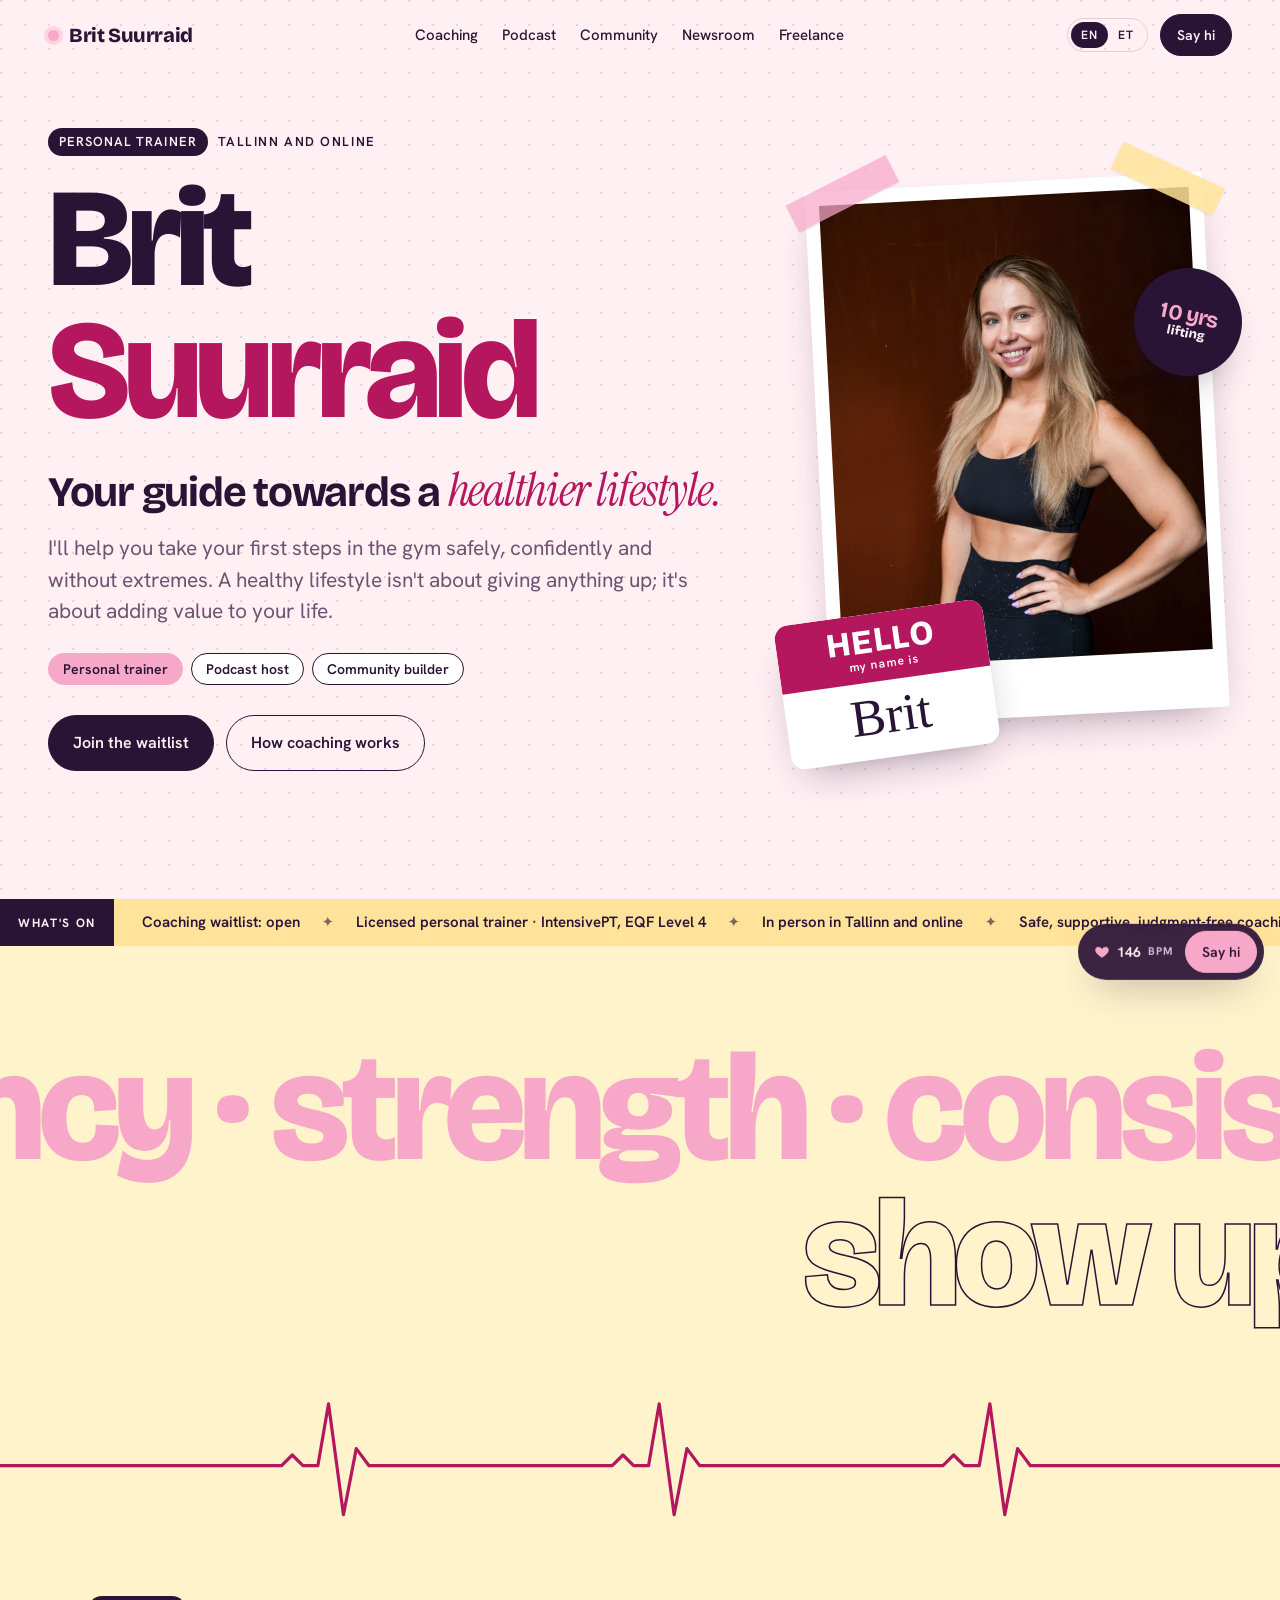
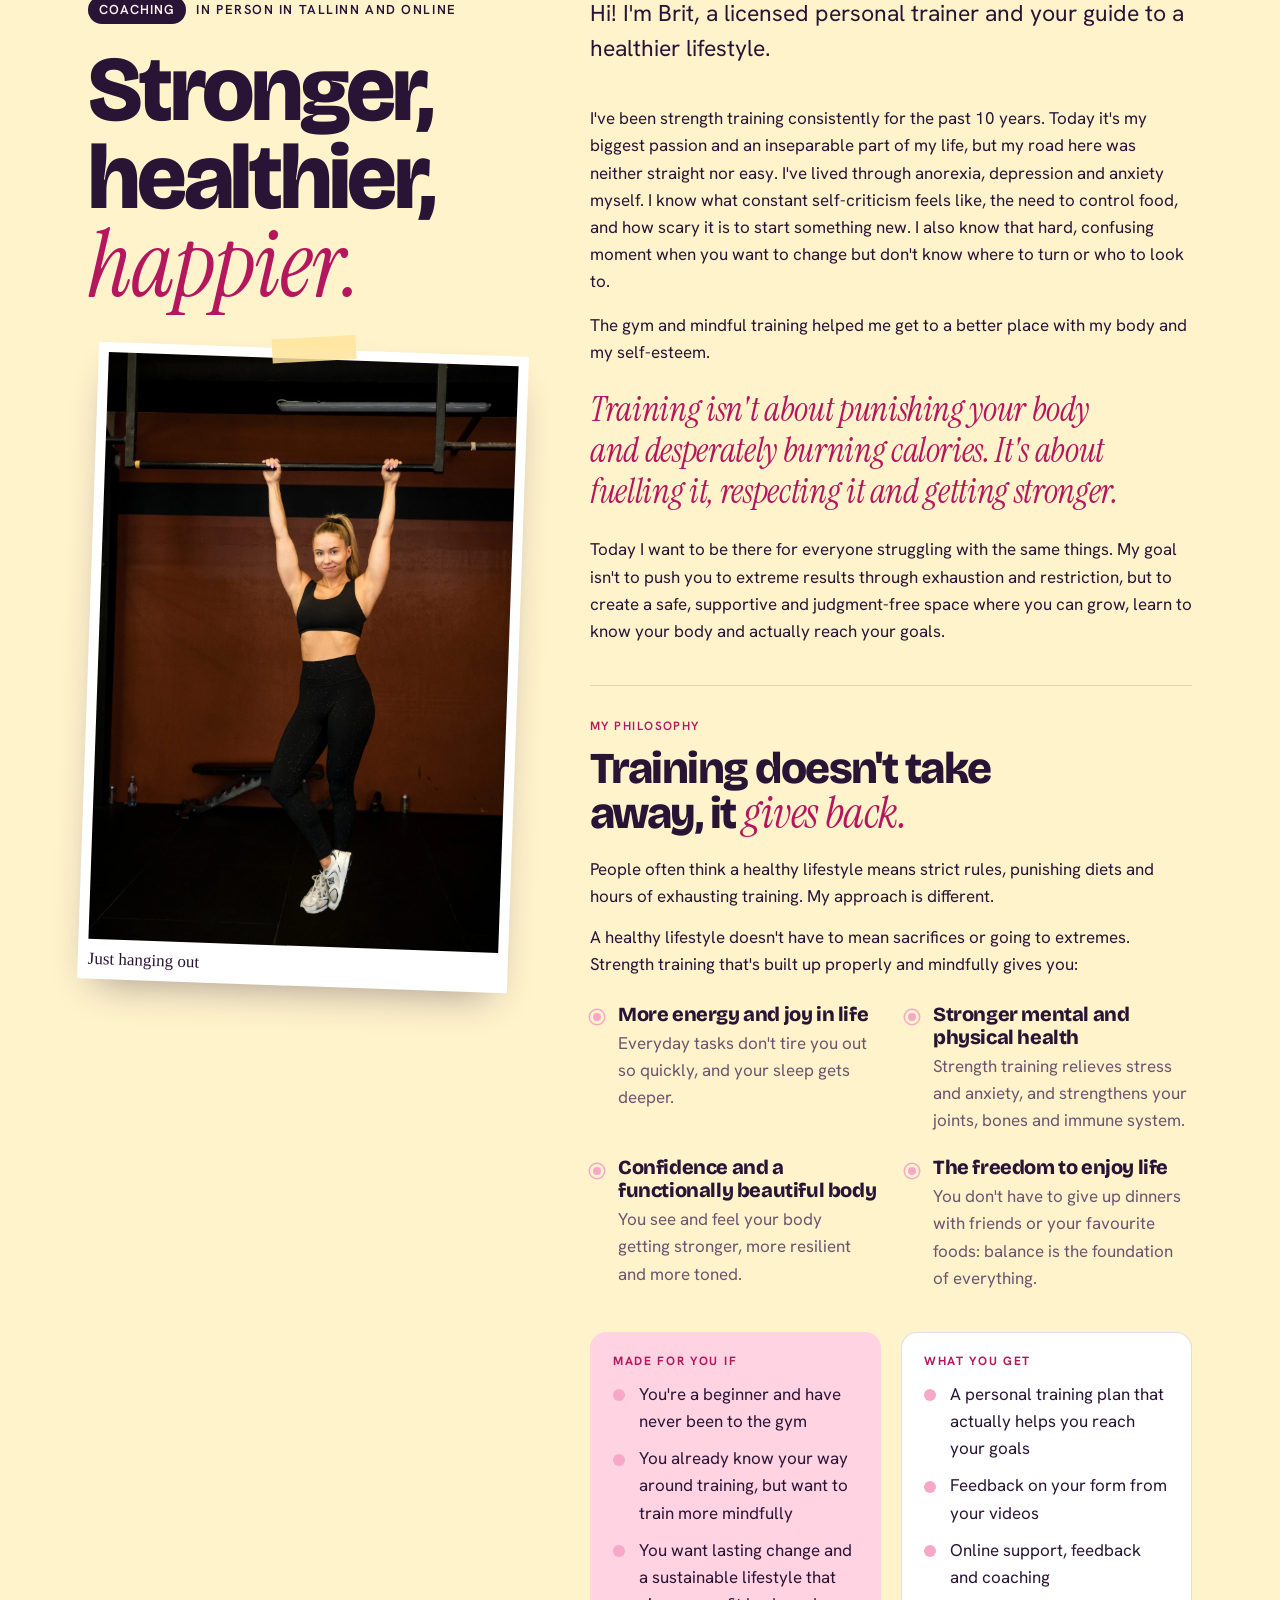
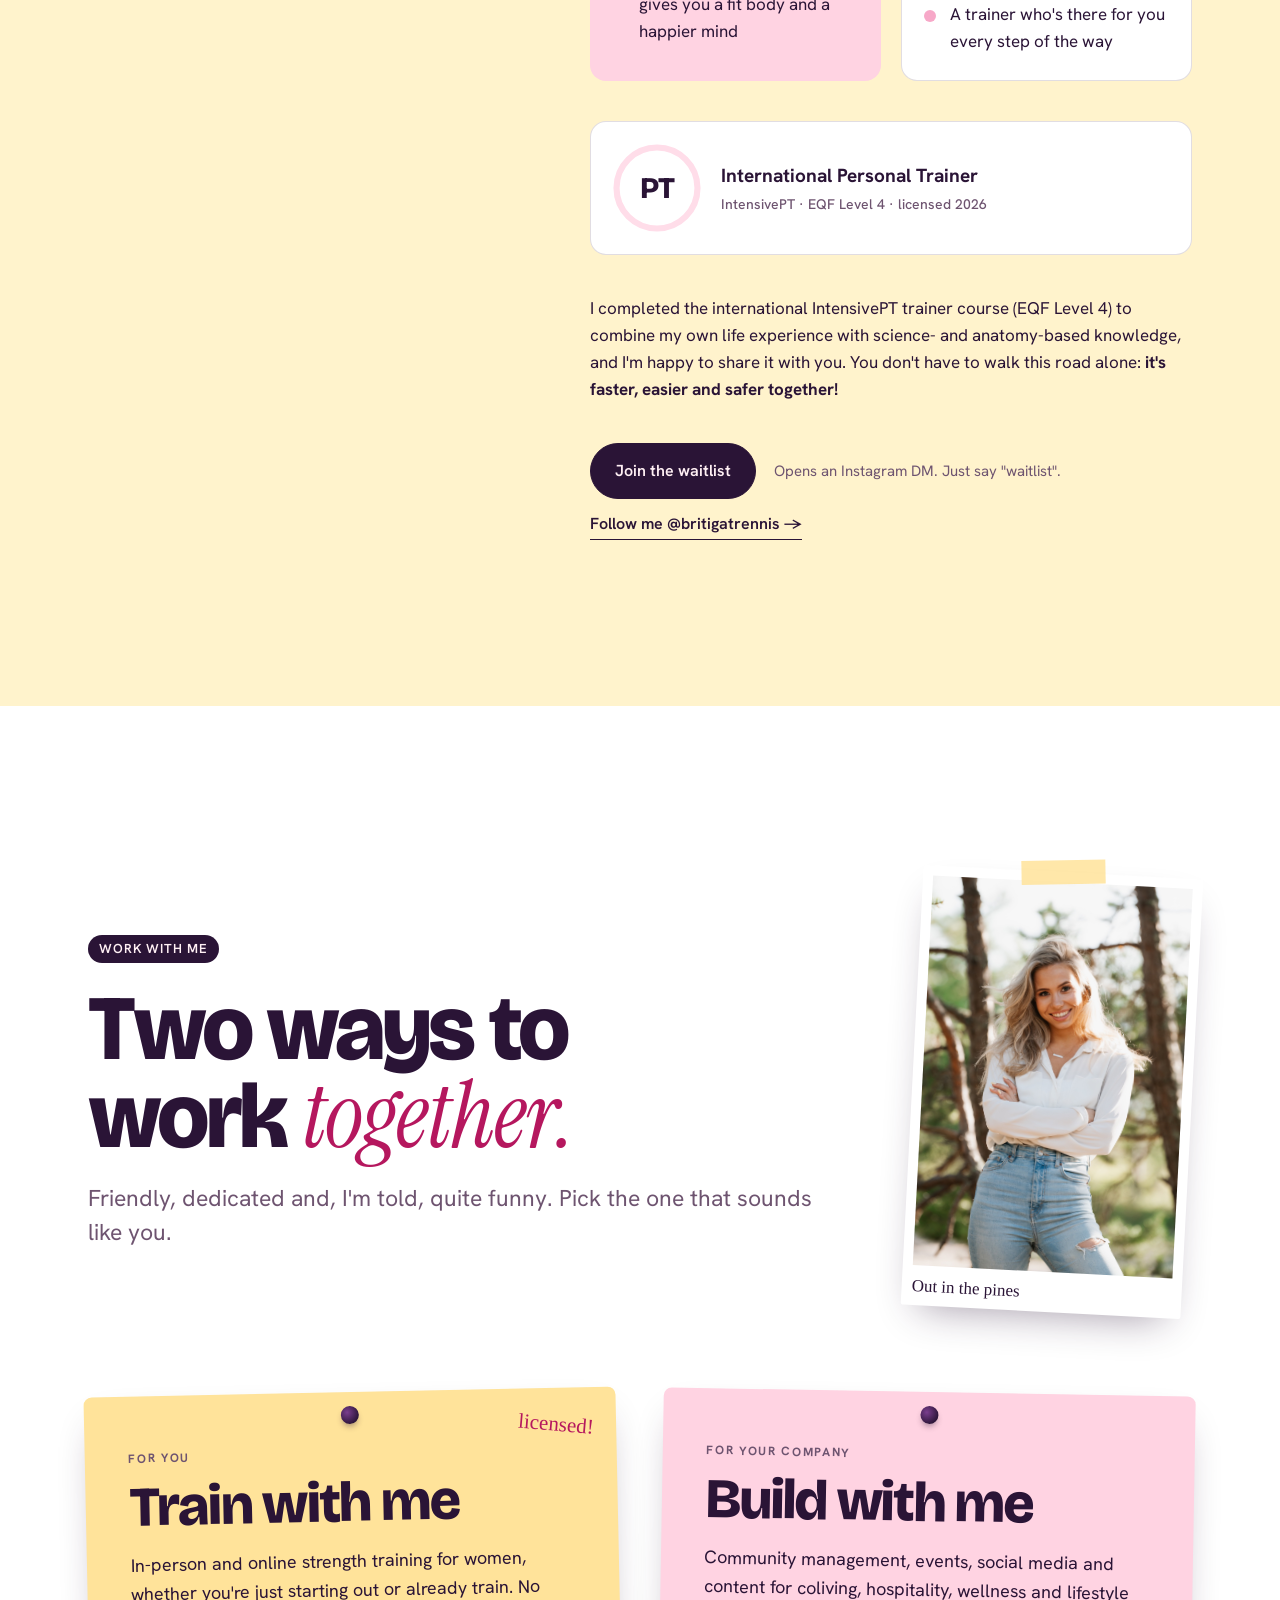
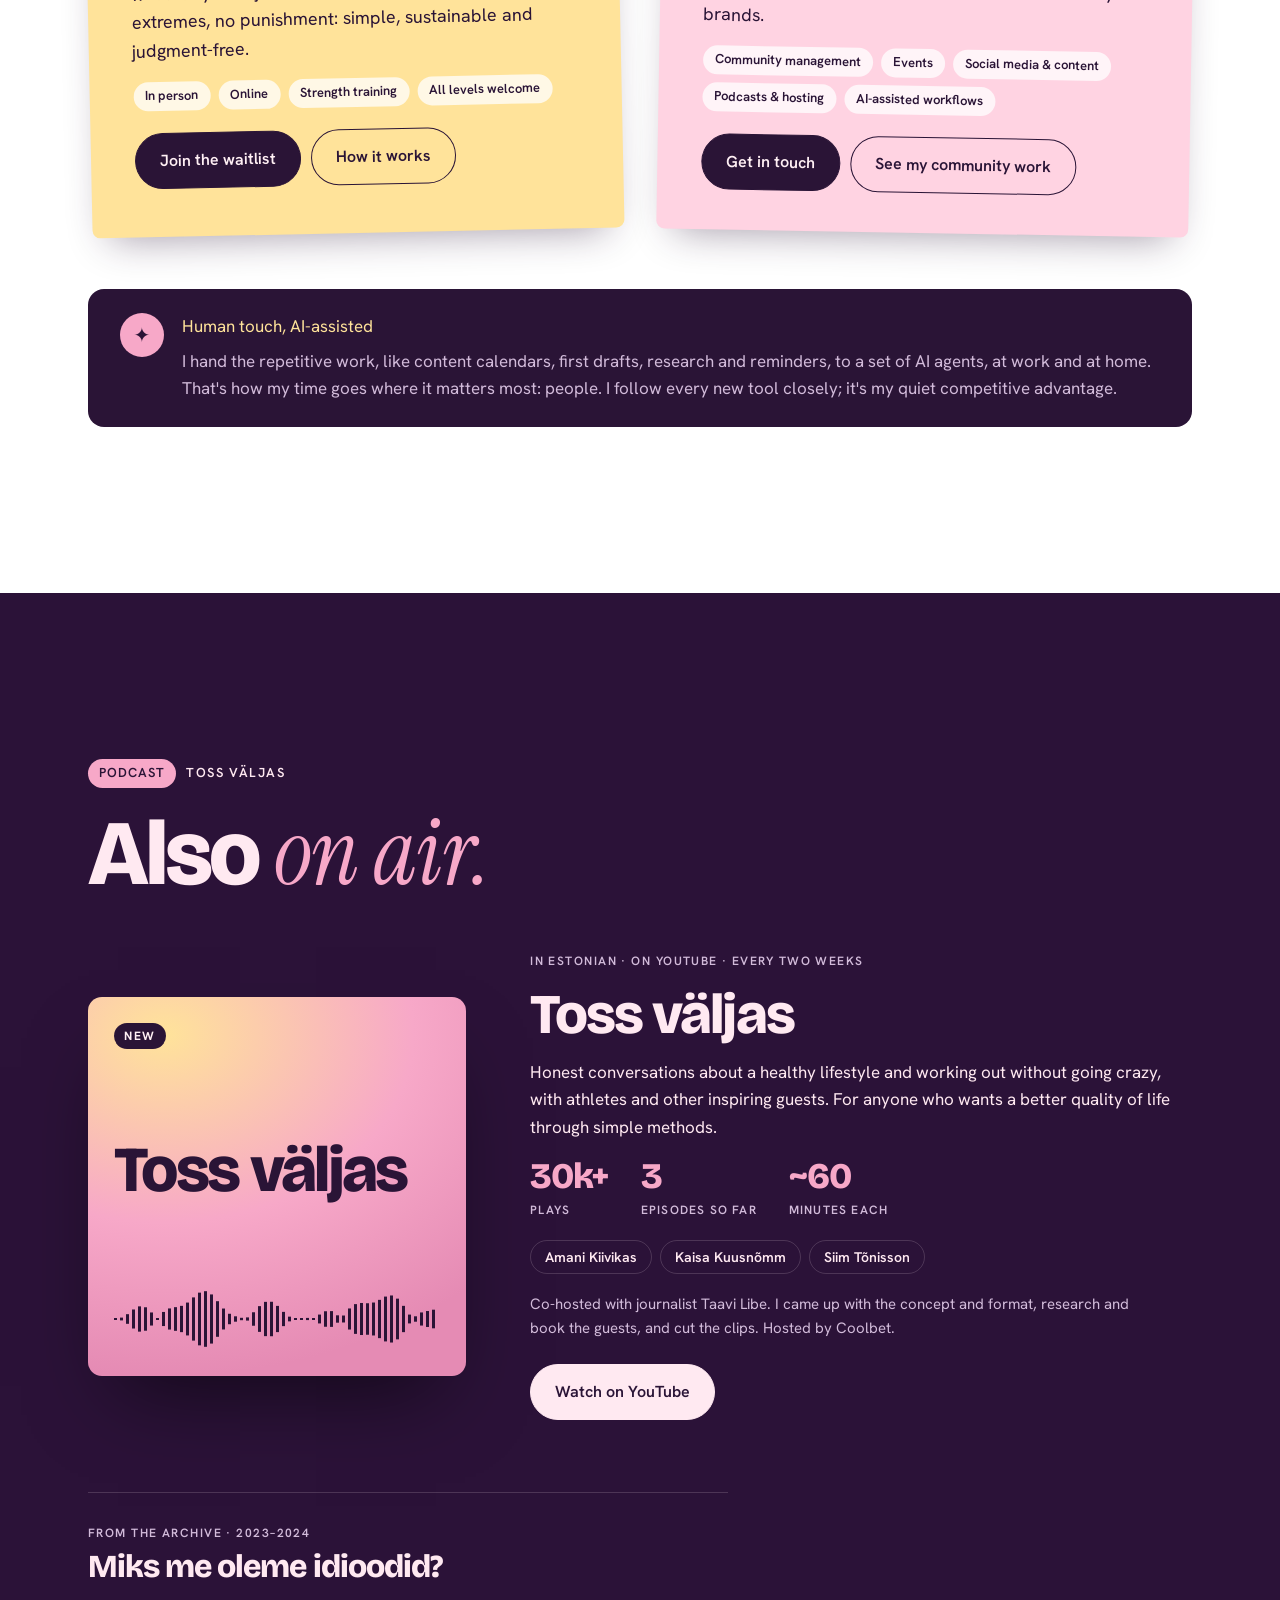
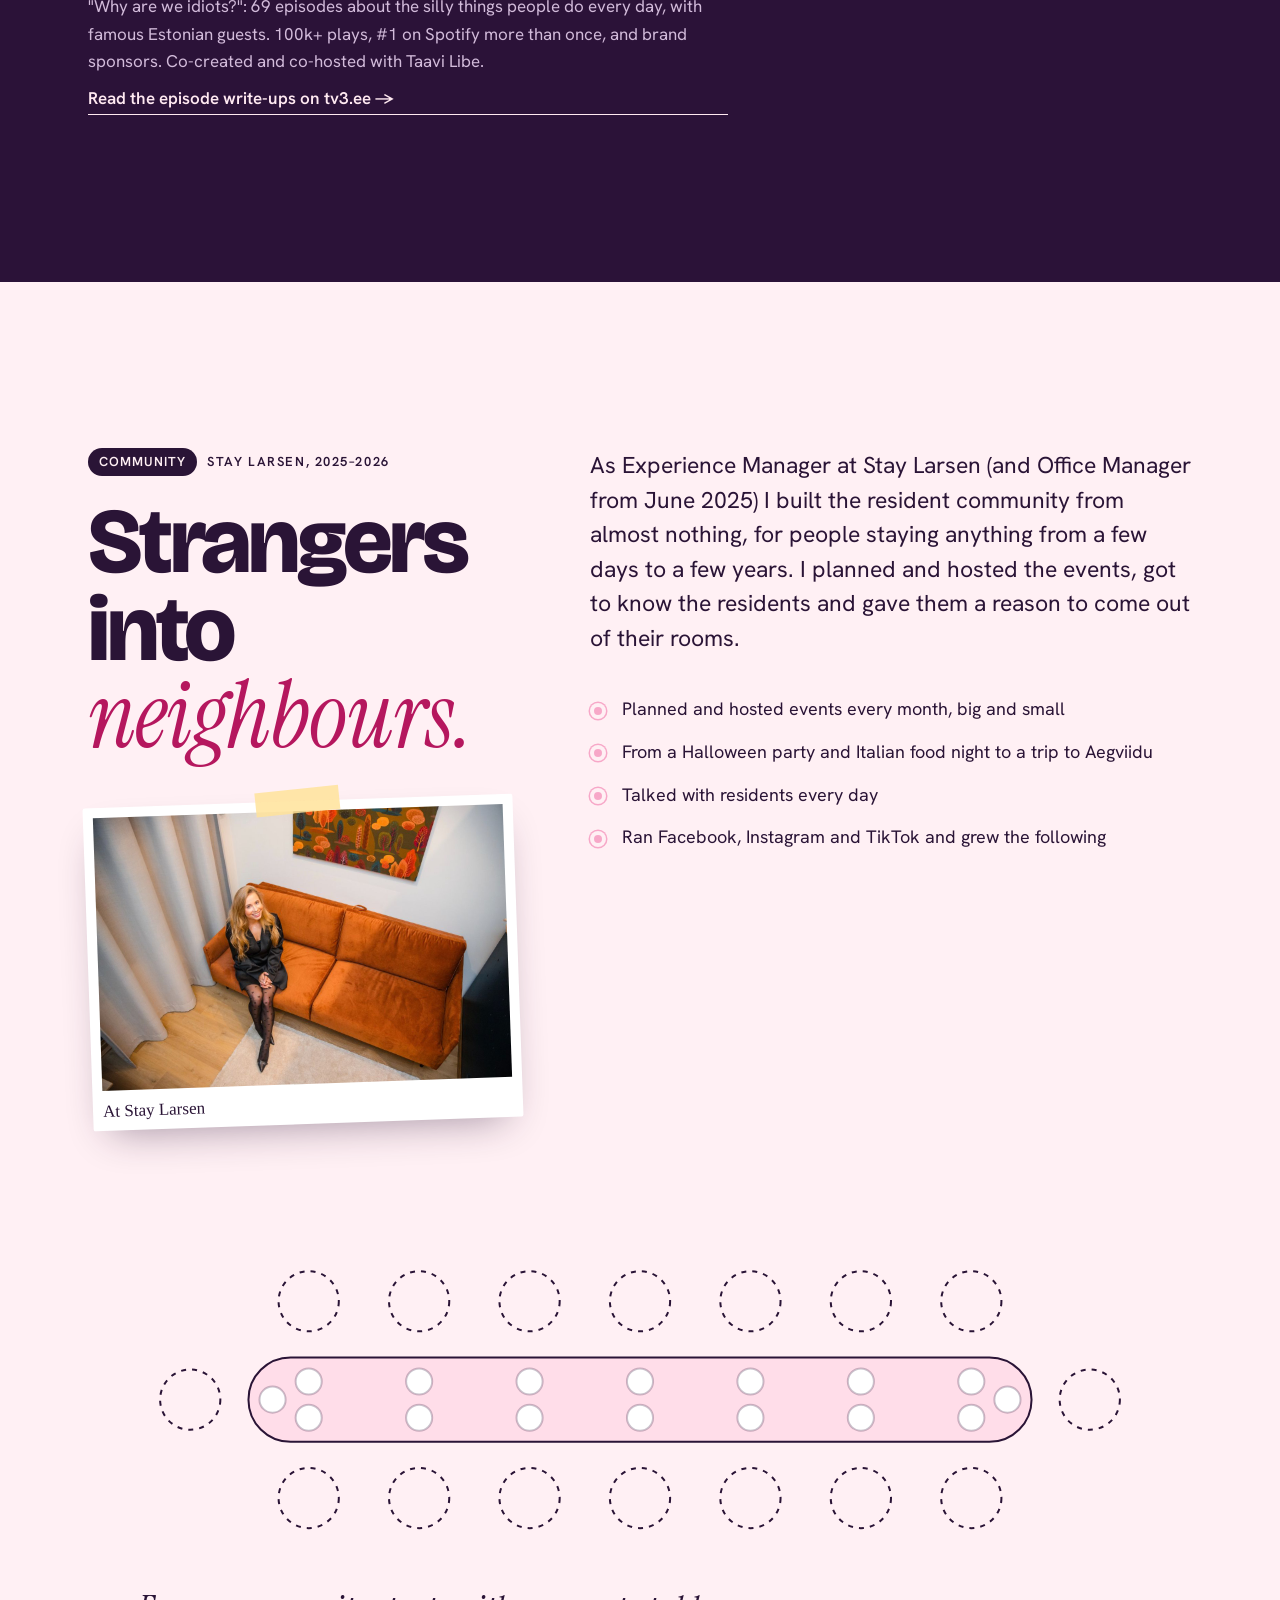
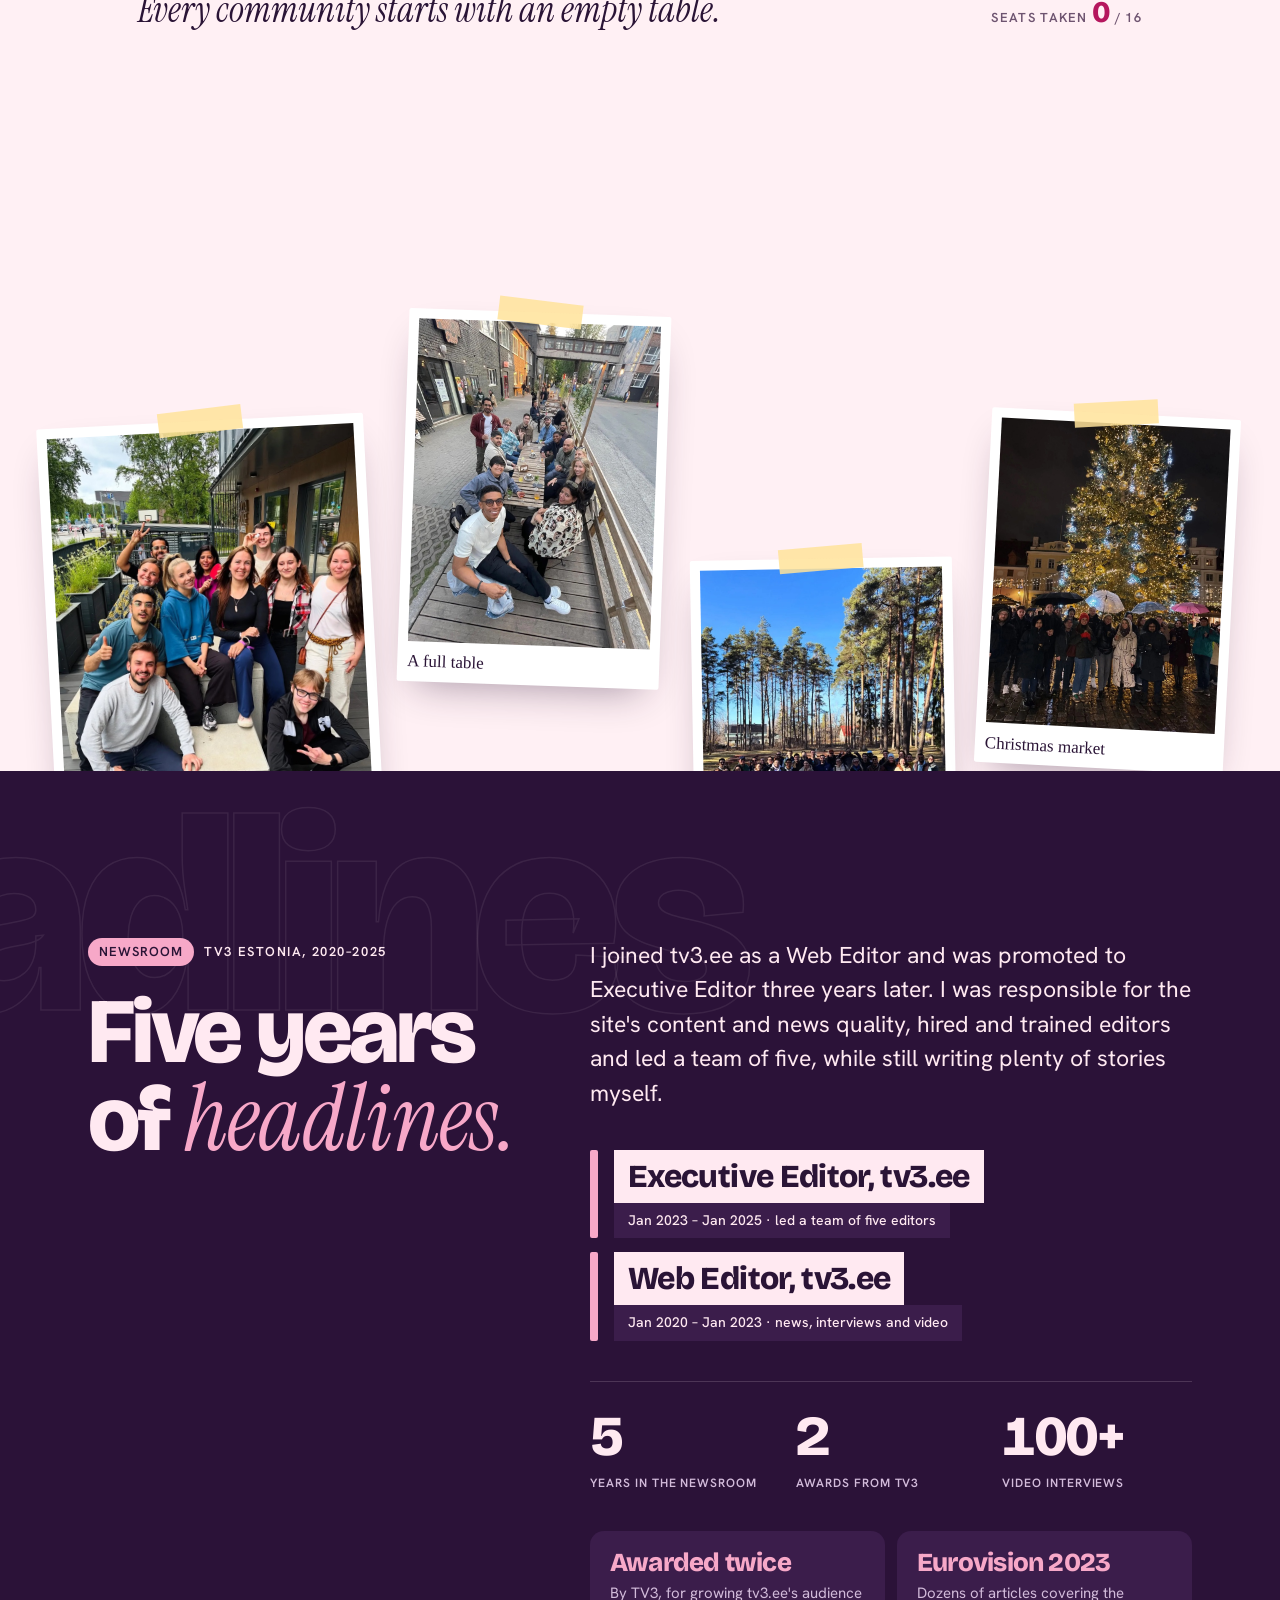
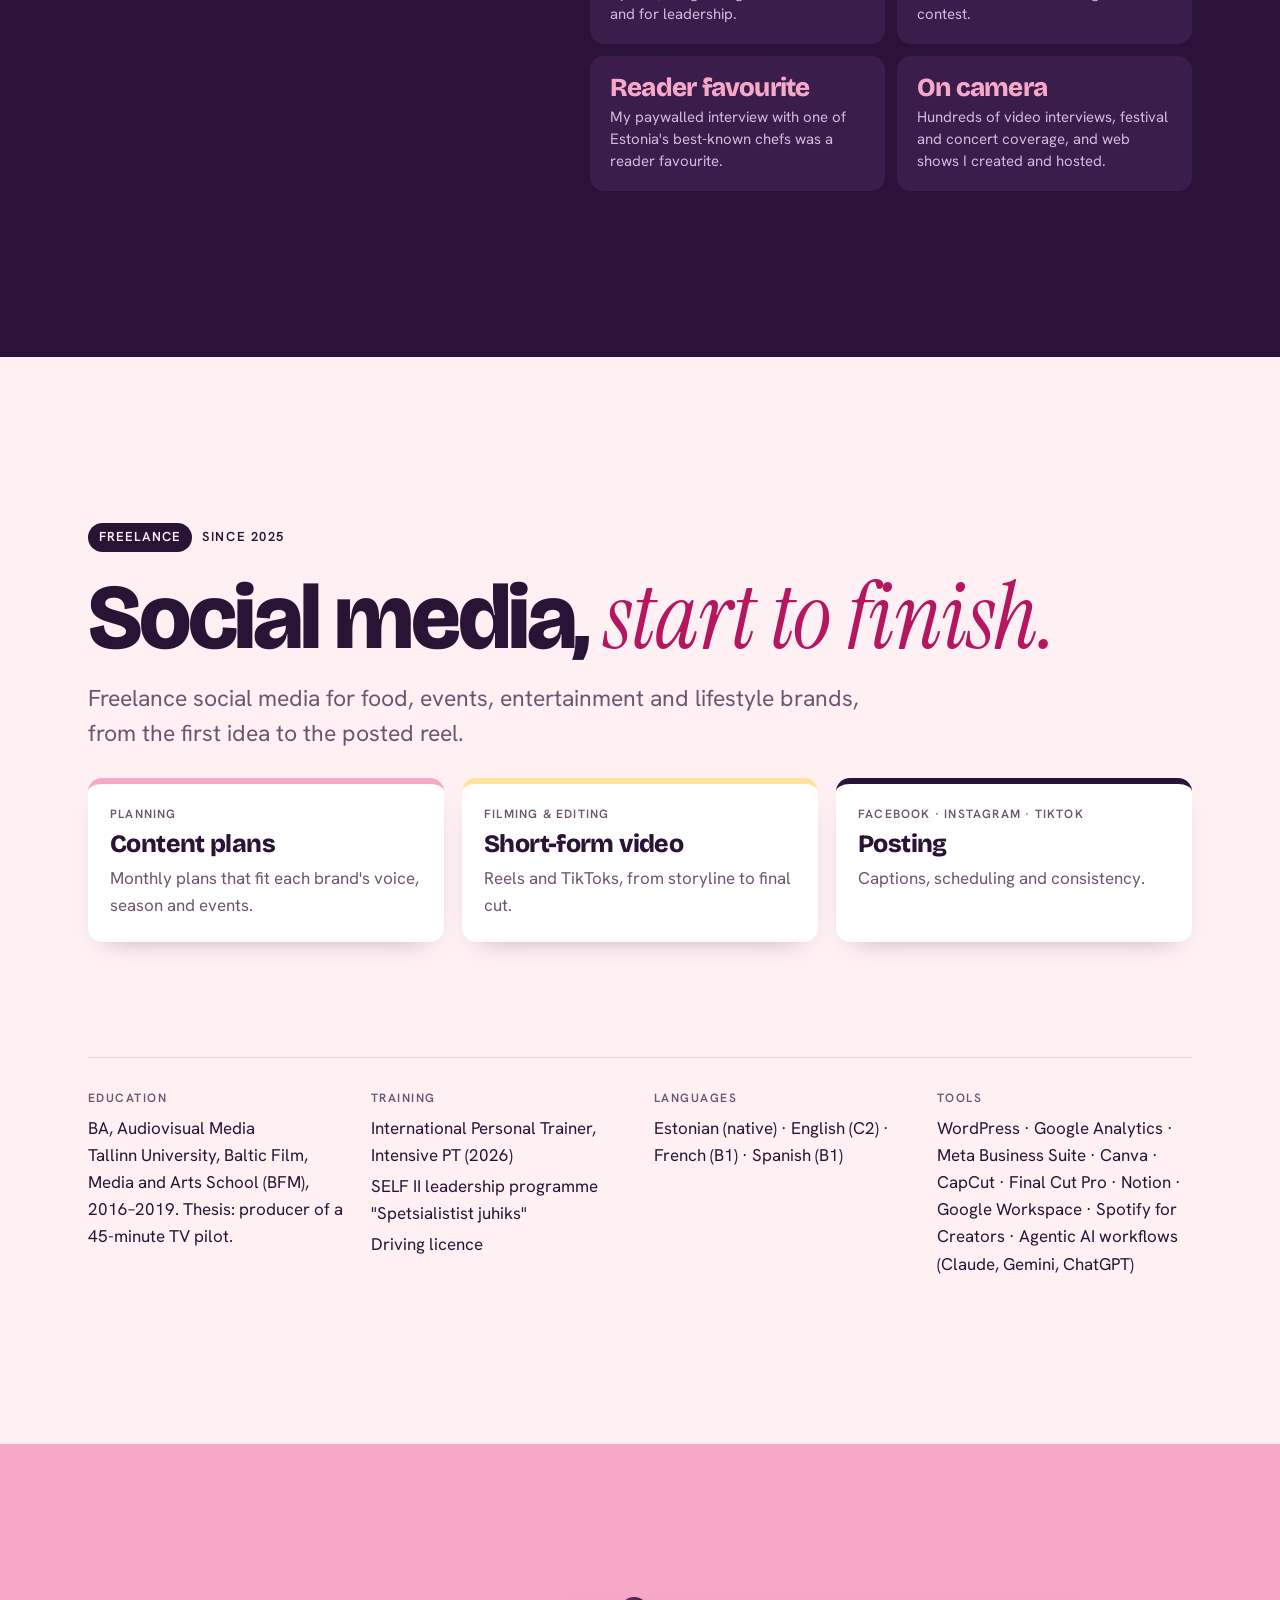
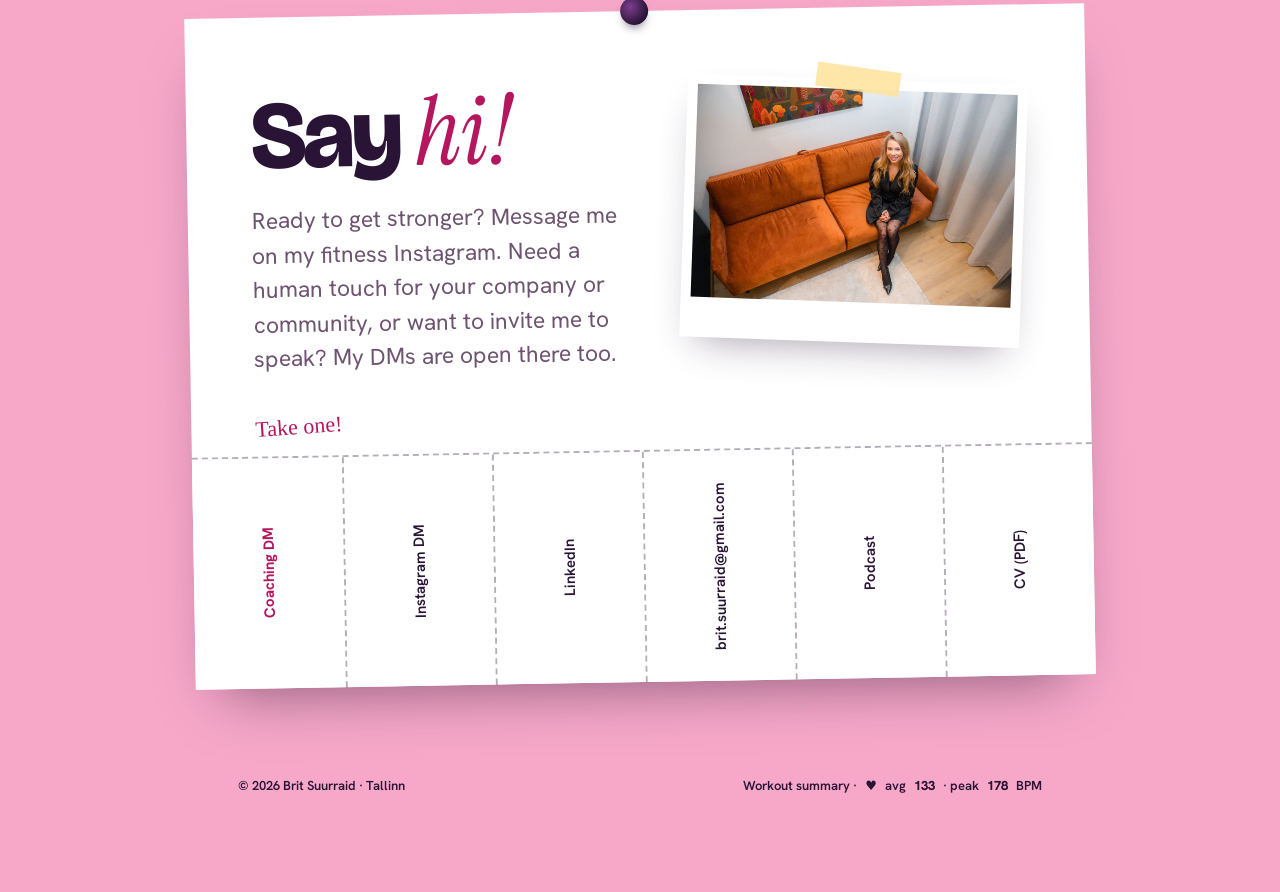
<file: index.html>
<!doctype html>
<!-- prepared with love by @gcg -->
<html lang="en">
<head>
  <meta charset="utf-8">
  <meta name="viewport" content="width=device-width, initial-scale=1, viewport-fit=cover">
  <script>
    // First visit: follow the browser's language order. A saved EN/ET choice always wins.
    (function () {
      var pref; try { pref = localStorage.getItem('lang'); } catch (e) {}
      if (!pref) {
        var langs = navigator.languages || [navigator.language || ''];
        for (var i = 0; i < langs.length; i++) {
          var l = String(langs[i]).toLowerCase().split('-')[0];
          if (l === 'et' || l === 'en') { pref = l; break; }
        }
      }
      // Arriving from another page on this site (the EN switch) counts as a choice even when storage is blocked.
      if (pref === 'et' && document.referrer.indexOf(location.origin + '/') !== 0) location.replace('/et/' + location.search + location.hash);
    })();
  </script>
  <title>Brit Suurraid — Personal trainer in Tallinn</title>
  <meta name="description" content="Brit Suurraid: licensed personal trainer in Tallinn. In-person and online strength coaching for women of every level, from the host of the fitness podcast Toss väljas.">
  <link rel="canonical" href="https://britsuurraid.com/">
  <link rel="alternate" hreflang="en" href="https://britsuurraid.com/">
  <link rel="alternate" hreflang="et" href="https://britsuurraid.com/et/">
  <link rel="alternate" hreflang="x-default" href="https://britsuurraid.com/">
  <meta name="theme-color" content="#FFF0F4">

  <meta property="og:type" content="website">
  <meta property="og:locale" content="en_GB">
  <meta property="og:locale:alternate" content="et_EE">
  <meta property="og:url" content="https://britsuurraid.com/">
  <meta property="og:title" content="Brit Suurraid — Personal trainer">
  <meta property="og:description" content="I give people a reason to show up. Strength coaching for women, in person in Tallinn and online.">
  <meta property="og:image" content="https://britsuurraid.com/assets/og.jpg">
  <meta property="og:image:width" content="1200">
  <meta property="og:image:height" content="630">
  <meta property="og:image:alt" content="Brit Suurraid, smiling, in a pine forest">
  <meta name="twitter:card" content="summary_large_image">

  <link rel="icon" href="/favicon.svg" type="image/svg+xml">
  <link rel="apple-touch-icon" href="/apple-touch-icon.png">
  <link rel="preconnect" href="https://fonts.googleapis.com">
  <link rel="preconnect" href="https://fonts.gstatic.com" crossorigin>
  <link rel="stylesheet" href="https://fonts.googleapis.com/css2?family=Bricolage+Grotesque:opsz,wght@12..96,700..800&family=Hanken+Grotesk:wght@400;500;600;700&family=Instrument+Serif:ital@1&family=Permanent+Marker&display=swap">
  <link rel="stylesheet" href="/styles.css?v=4">

  <script type="application/ld+json">
  {
    "@context": "https://schema.org",
    "@type": "Person",
    "@id": "https://britsuurraid.com/#person",
    "name": "Brit Suurraid",
    "url": "https://britsuurraid.com/",
    "image": "https://britsuurraid.com/assets/brit-portrait.jpg",
    "jobTitle": "Personal trainer",
    "knowsLanguage": ["et", "en", "fr", "es"],
    "alumniOf": { "@type": "CollegeOrUniversity", "name": "Tallinn University" },
    "address": { "@type": "PostalAddress", "addressLocality": "Tallinn", "addressCountry": "EE" },
    "sameAs": ["https://www.linkedin.com/in/brit-suurraid-0806b4287/", "https://www.instagram.com/britsuurraid/", "https://www.instagram.com/britigatrennis/"]
  }
  </script>
  <script>document.documentElement.classList.add('js')</script>
</head>
<body>
  <a class="skip" href="#main">Skip to content</a>

  <header class="site-head" id="siteHead">
    <a class="wordmark" href="#top" aria-label="Brit Suurraid, back to top"><span class="dot" aria-hidden="true"></span>Brit Suurraid</a>
    <nav class="sections" aria-label="Sections">
      <ul class="nav-links">
        <li><a href="#coaching">Coaching</a></li>
        <li><a href="#podcast">Podcast</a></li>
        <li><a href="#community">Community</a></li>
        <li><a href="#newsroom">Newsroom</a></li>
        <li><a href="#clients">Freelance</a></li>
      </ul>
    </nav>
    <div class="head-right">
      <div class="lang" role="group" aria-label="Language">
        <a href="/" hreflang="en" lang="en" aria-current="page" data-lang="en">EN</a>
        <a href="/et/" hreflang="et" lang="et" data-lang="et">ET</a>
      </div>
      <a class="btn btn-small" href="#contact">Say hi</a>
    </div>
  </header>

  <main id="main">

    <!-- ============ HERO ============ -->
    <section class="hero" id="top">
      <div class="hero-grid">
        <div class="hero-copy">
          <p class="eyebrow load" style="--d:0"><span class="tag">Personal trainer</span> Tallinn and online</p>
          <h1 class="hero-name" aria-label="Brit Suurraid">
            <span class="line"><span class="load" style="--d:1">Brit</span></span>
            <span class="line"><span class="load" style="--d:2">Suurraid</span></span>
          </h1>
          <p class="statement load" style="--d:3">Your guide towards a <em>healthier lifestyle.</em></p>
          <p class="hero-lede load" style="--d:4">I'll help you take your first steps in the gym safely, confidently and without extremes. A healthy lifestyle isn't about giving anything up; it's about adding value to your life.</p>
          <ul class="roles load" style="--d:5" aria-label="Roles">
            <li>Personal trainer</li><li>Podcast host</li><li>Community builder</li>
          </ul>
          <div class="hero-cta load" style="--d:6">
            <a class="btn" href="https://ig.me/m/britigatrennis" target="_blank" rel="noopener">Join the waitlist</a>
            <a class="btn btn-ghost" href="#coaching">How coaching works</a>
          </div>
        </div>

        <div class="snap" data-parallax="0.05">
          <figure class="polaroid load" style="--d:2">
            <span class="tape t-l" aria-hidden="true"></span><span class="tape t-r" aria-hidden="true"></span>
            <img src="/assets/brit-coach-portrait.webp" width="1066" height="1600" alt="Brit Suurraid in training gear, smiling, hand on hip, in front of a rust-coloured wall" fetchpriority="high">
          </figure>
          <div class="nt-wrap" data-parallax="0.14" aria-hidden="true">
            <div class="name-tag load" style="--d:5">
              <div class="nt-top"><span class="nt-hello">HELLO</span><span class="nt-sub">my name is</span></div>
              <span class="nt-name">Brit</span>
            </div>
          </div>
          <div class="st-wrap" data-parallax="0.22" aria-hidden="true">
            <div class="sticker load" style="--d:7"><span><b>10 yrs</b> lifting</span></div>
          </div>
        </div>
      </div>
    </section>

    <!-- ============ WHAT'S ON ============ -->
    <div class="ticker" role="region" aria-label="What's on">
      <button class="ticker-badge" type="button" aria-pressed="false" aria-label="What's on: pause motion">What's on</button>
      <div class="ticker-window">
        <ul class="ticker-track">
          <li>Coaching waitlist: open</li>
          <li>Licensed personal trainer · IntensivePT, EQF Level 4</li>
          <li>In person in Tallinn and online</li>
          <li>Safe, supportive, judgment-free coaching</li>
          <li>10 years of strength training</li>
          <li>Training diary on Instagram: @britigatrennis</li>
          <li>Fitness podcast Toss väljas: 30k+ plays in 3 episodes</li>
          <li>Built the Stay Larsen community from scratch</li>
          <li>Freelance social media for food, events and lifestyle brands</li>
        </ul>
      </div>
    </div>

    <!-- ============ COACHING ============ -->
    <section class="chapter paper training butterzone" id="coaching" aria-labelledby="h-coaching">
      <div class="marquee-rows" aria-hidden="true">
        <div class="mrow" data-drift="-0.6">strength · consistency · strength · consistency ·</div>
        <div class="mrow outline" data-drift="0.6">show up · every week · show up · every week ·</div>
      </div>
      <svg class="ecg reveal" viewBox="0 0 1200 120" aria-hidden="true"><path pathLength="1" d="M0 70 H250 l14 0 l10 -10 l10 10 l14 0 l10 -58 l14 104 l12 -62 l12 16 H560 l14 0 l10 -10 l10 10 l14 0 l10 -58 l14 104 l12 -62 l12 16 H870 l14 0 l10 -10 l10 10 l14 0 l10 -58 l14 104 l12 -62 l12 16 H1200"/></svg>
      <div class="wrap split">
        <header class="chapter-head reveal">
          <p class="eyebrow"><span class="tag">Coaching</span> In person in Tallinn and online</p>
          <h2 id="h-coaching" class="display">Stronger, healthier, <em class="serif">happier.</em></h2>
          <figure class="head-photo"><div class="pola" style="--r:2deg; --tr:-5deg"><img src="/assets/brit-pullup.webp" width="1118" height="1600" alt="Brit Suurraid hanging from a pull-up bar in the gym, smiling" loading="lazy" decoding="async"><figcaption>Just hanging out</figcaption></div></figure>
        </header>
        <div class="chapter-body">
          <p class="lead reveal">Hi! I'm Brit, a licensed personal trainer and your guide to a healthier lifestyle.</p>
          <div class="coach-story reveal">
            <p>I've been strength training consistently for the past 10 years. Today it's my biggest passion and an inseparable part of my life, but my road here was neither straight nor easy. I've lived through anorexia, depression and anxiety myself. I know what constant self-criticism feels like, the need to control food, and how scary it is to start something new. I also know that hard, confusing moment when you want to change but don't know where to turn or who to look to.</p>
            <p>The gym and mindful training helped me get to a better place with my body and my self-esteem.</p>
            <blockquote class="pull">Training isn't about punishing your body and desperately burning calories. It's about fuelling it, respecting it and getting stronger.</blockquote>
            <p>Today I want to be there for everyone struggling with the same things. My goal isn't to push you to extreme results through exhaustion and restriction, but to create a safe, supportive and judgment-free space where you can grow, learn to know your body and actually reach your goals.</p>
          </div>
          <div class="philosophy reveal">
            <h3 class="philo-title"><span class="mini">My philosophy</span>Training doesn't take away, it <em class="serif">gives back.</em></h3>
            <p>People often think a healthy lifestyle means strict rules, punishing diets and hours of exhausting training. My approach is different.</p>
            <p>A healthy lifestyle doesn't have to mean sacrifices or going to extremes. Strength training that's built up properly and mindfully gives you:</p>
            <ul class="gives">
              <li><b>More energy and joy in life</b> Everyday tasks don't tire you out so quickly, and your sleep gets deeper.</li>
              <li><b>Stronger mental and physical health</b> Strength training relieves stress and anxiety, and strengthens your joints, bones and immune system.</li>
              <li><b>Confidence and a functionally beautiful body</b> You see and feel your body getting stronger, more resilient and more toned.</li>
              <li><b>The freedom to enjoy life</b> You don't have to give up dinners with friends or your favourite foods: balance is the foundation of everything.</li>
            </ul>
          </div>
          <div class="offer-cols">
            <div class="offer-box soft reveal">
              <h3>Made for you if</h3>
              <ul>
                <li>You're a beginner and have never been to the gym</li>
                <li>You already know your way around training, but want to train more mindfully</li>
                <li>You want lasting change and a sustainable lifestyle that gives you a fit body and a happier mind</li>
              </ul>
            </div>
            <div class="offer-box reveal" style="--d:1">
              <h3>What you get</h3>
              <ul>
                <li>A personal training plan that actually helps you reach your goals</li>
                <li>Feedback on your form from your videos</li>
                <li>Online support, feedback and coaching</li>
                <li>A trainer who's there for you every step of the way</li>
              </ul>
            </div>
          </div>
          <div class="cert reveal">
            <span class="cert-seal" aria-hidden="true"><svg class="ring" viewBox="0 0 100 100" data-ring><circle class="ring-bg" cx="50" cy="50" r="46"/><circle class="ring-fg" cx="50" cy="50" r="46"/></svg><span>PT</span></span>
            <div>
              <p class="cert-name">International Personal Trainer</p>
              <p class="cert-meta">IntensivePT · EQF Level 4 · licensed 2026</p>
            </div>
          </div>
          <p class="coach-close reveal">I completed the international IntensivePT trainer course (EQF Level 4) to combine my own life experience with science- and anatomy-based knowledge, and I'm happy to share it with you. You don't have to walk this road alone: <strong>it's faster, easier and safer together!</strong></p>
          <div class="coach-cta reveal">
            <a class="btn" href="https://ig.me/m/britigatrennis" target="_blank" rel="noopener">Join the waitlist</a>
            <span class="hint">Opens an Instagram DM. Just say "waitlist".</span>
            <a class="text-link" href="https://www.instagram.com/britigatrennis/" target="_blank" rel="noopener">Follow me @britigatrennis <span aria-hidden="true">→</span></a>
          </div>
        </div>
      </div>
    </section>

    <!-- ============ TWO WAYS TO WORK TOGETHER ============ -->
    <section class="chapter work" id="work" aria-labelledby="h-work">
      <div class="wrap">
        <div class="work-top">
          <header class="work-head reveal">
            <p class="eyebrow"><span class="tag">Work with me</span></p>
            <h2 id="h-work" class="display">Two ways to work <em class="serif">together.</em></h2>
            <p class="lead">Friendly, dedicated and, I'm told, quite funny. Pick the one that sounds like you.</p>
          </header>
          <figure class="work-photo reveal" style="--d:1"><div class="pola" style="--r:3deg; --tr:-4deg"><img src="/assets/brit-portrait.jpg" width="1101" height="1652" alt="Brit Suurraid, smiling, arms crossed, in a pine forest" loading="lazy" decoding="async"><figcaption>Out in the pines</figcaption></div></figure>
        </div>
        <div class="fork">
          <article class="fork-card reveal" style="--r:-1.2deg; --c: var(--butter)">
            <span class="scribble" aria-hidden="true">licensed!</span>
            <p class="for">For you</p>
            <h3>Train with me</h3>
            <p>In-person and online strength training for women, whether you're just starting out or already train. No extremes, no punishment: simple, sustainable and judgment-free.</p>
            <ul class="chip-row" aria-label="Coaching at a glance"><li>In person</li><li>Online</li><li>Strength training</li><li>All levels welcome</li></ul>
            <div class="actions">
              <a class="btn" href="https://ig.me/m/britigatrennis" target="_blank" rel="noopener">Join the waitlist</a>
              <a class="btn btn-ghost" href="#coaching">How it works</a>
            </div>
          </article>
          <article class="fork-card reveal" style="--r:1deg; --d:1; --c: var(--pink-soft)">
            <p class="for">For your company</p>
            <h3>Build with me</h3>
            <p>Community management, events, social media and content for coliving, hospitality, wellness and lifestyle brands.</p>
            <ul class="chip-row" aria-label="Services"><li>Community management</li><li>Events</li><li>Social media &amp; content</li><li>Podcasts &amp; hosting</li><li>AI-assisted workflows</li></ul>
            <div class="actions">
              <a class="btn" href="https://www.linkedin.com/in/brit-suurraid-0806b4287/" target="_blank" rel="noopener">Get in touch</a>
              <a class="btn btn-ghost" href="#community">See my community work</a>
            </div>
          </article>
        </div>
        <aside class="ai-note reveal">
          <span class="ai-mark" aria-hidden="true">✦</span>
          <div>
            <p class="for">Human touch, AI-assisted</p>
            <p>I hand the repetitive work, like content calendars, first drafts, research and reminders, to a set of AI agents, at work and at home. That's how my time goes where it matters most: people. I follow every new tool closely; it's my quiet competitive advantage.</p>
          </div>
        </aside>
      </div>
    </section>

    <!-- ============ PODCAST ============ -->
    <section class="chapter night" id="podcast" aria-labelledby="h-podcast">
      <div class="wrap">
        <header class="chapter-head center-ish reveal">
          <p class="eyebrow"><span class="tag">Podcast</span> Toss väljas</p>
          <h2 id="h-podcast" class="display">Also <em class="serif">on air.</em></h2>
        </header>
        <article class="pod-feature reveal">
          <div class="pod-cover" aria-hidden="true">
            <div class="pod-cover-inner">
              <span class="pod-cover-tag">New</span>
              <span class="pod-cover-title">Toss väljas</span>
              <canvas class="wave" id="coverWave"></canvas>
            </div>
          </div>
          <div class="pod-info">
            <p class="kicker">In Estonian · on YouTube · every two weeks</p>
            <h3 class="pod-title" lang="et">Toss väljas</h3>
            <p>Honest conversations about a healthy lifestyle and working out without going crazy, with athletes and other inspiring guests. For anyone who wants a better quality of life through simple methods.</p>
            <div class="pod-stats">
              <div><b>30k+</b><span>plays</span></div>
              <div><b>3</b><span>episodes so far</span></div>
              <div><b>~60</b><span>minutes each</span></div>
            </div>
            <ul class="guests" aria-label="Guests so far"><li>Amani Kiivikas</li><li>Kaisa Kuusnõmm</li><li>Siim Tõnisson</li></ul>
            <p class="pod-credit">Co-hosted with journalist Taavi Libe. I came up with the concept and format, research and book the guests, and cut the clips. Hosted by Coolbet.</p>
            <div class="listen">
              <a class="btn btn-light" href="https://www.youtube.com/@coolbeteesti/videos" target="_blank" rel="noopener">Watch on YouTube</a>
            </div>
          </div>
        </article>
        <article class="pod-archive reveal">
          <p class="kicker">From the archive · 2023–2024</p>
          <h3><span lang="et">Miks me oleme idioodid?</span></h3>
          <p>"Why are we idiots?": 69 episodes about the silly things people do every day, with famous Estonian guests. 100k+ plays, #1 on Spotify more than once, and brand sponsors. Co-created and co-hosted with Taavi Libe.</p>
          <a class="text-link" href="https://www.tv3.ee/3-portaal/podcast/miks-me-oleme-idioodid/" rel="noopener">Read the episode write-ups on tv3.ee <span aria-hidden="true">→</span></a>
        </article>
      </div>
    </section>

    <!-- ============ COMMUNITY ============ -->
    <section class="chapter paper" id="community" aria-labelledby="h-community">
      <div class="wrap split">
        <header class="chapter-head reveal">
          <p class="eyebrow"><span class="tag">Community</span> Stay Larsen, 2025–2026</p>
          <h2 id="h-community" class="display">Strangers into <em class="serif">neighbours.</em></h2>
          <figure class="head-photo"><div class="pola" style="--r:-2deg"><img src="/assets/brit-larsen-sofa.jpg" width="1200" height="800" alt="Brit Suurraid smiling on an orange velvet sofa at Stay Larsen" loading="lazy" decoding="async"><figcaption>At Stay Larsen</figcaption></div></figure>
        </header>
        <div class="chapter-body">
          <p class="lead reveal">As Experience Manager at Stay Larsen (and Office Manager from June 2025) I built the resident community from almost nothing, for people staying anything from a few days to a few years. I planned and hosted the events, got to know the residents and gave them a reason to come out of their rooms.</p>
          <ul class="ticks reveal">
            <li>Planned and hosted events every month, big and small</li>
            <li>From a Halloween party and Italian food night to a trip to Aegviidu</li>
            <li>Talked with residents every day</li>
            <li>Ran Facebook, Instagram and TikTok and grew the following</li>
          </ul>
        </div>
      </div>

      <div class="table-block" data-table>
        <svg class="long-table" viewBox="0 0 1000 320" aria-hidden="true"><rect class="lt-top" x="110" y="118" width="780" height="84" rx="42"/><circle class="plate" cx="170" cy="142" r="13"/><circle class="plate" cx="170" cy="178" r="13"/><circle class="plate" cx="280" cy="142" r="13"/><circle class="plate" cx="280" cy="178" r="13"/><circle class="plate" cx="390" cy="142" r="13"/><circle class="plate" cx="390" cy="178" r="13"/><circle class="plate" cx="500" cy="142" r="13"/><circle class="plate" cx="500" cy="178" r="13"/><circle class="plate" cx="610" cy="142" r="13"/><circle class="plate" cx="610" cy="178" r="13"/><circle class="plate" cx="720" cy="142" r="13"/><circle class="plate" cx="720" cy="178" r="13"/><circle class="plate" cx="830" cy="142" r="13"/><circle class="plate" cx="830" cy="178" r="13"/><circle class="plate" cx="134" cy="160" r="13"/><circle class="plate" cx="866" cy="160" r="13"/><g class="seat" data-order="10" style="--c:var(--pink); --t:var(--ink)"><circle class="chair" cx="170" cy="62" r="30"/><text x="170" y="62">A</text></g><g class="seat" data-order="6" style="--c:var(--ink); --t:var(--blush)"><circle class="chair" cx="280" cy="62" r="30"/><text x="280" y="62">K</text></g><g class="seat" data-order="2" style="--c:var(--butter); --t:var(--ink)"><circle class="chair" cx="390" cy="62" r="30"/><text x="390" y="62">M</text></g><g class="seat" data-order="0" style="--c:var(--pink-deep); --t:#fff"><circle class="chair" cx="500" cy="62" r="30"/><text x="500" y="62">L</text></g><g class="seat" data-order="4" style="--c:var(--pink-soft); --t:var(--ink)"><circle class="chair" cx="610" cy="62" r="30"/><text x="610" y="62">T</text></g><g class="seat" data-order="8" style="--c:var(--pink); --t:var(--ink)"><circle class="chair" cx="720" cy="62" r="30"/><text x="720" y="62">J</text></g><g class="seat" data-order="12" style="--c:var(--ink); --t:var(--blush)"><circle class="chair" cx="830" cy="62" r="30"/><text x="830" y="62">E</text></g><g class="seat" data-order="13" style="--c:var(--butter); --t:var(--ink)"><circle class="chair" cx="170" cy="258" r="30"/><text x="170" y="258">S</text></g><g class="seat" data-order="9" style="--c:var(--pink-deep); --t:#fff"><circle class="chair" cx="280" cy="258" r="30"/><text x="280" y="258">R</text></g><g class="seat" data-order="5" style="--c:var(--pink-soft); --t:var(--ink)"><circle class="chair" cx="390" cy="258" r="30"/><text x="390" y="258">P</text></g><g class="seat" data-order="1" style="--c:var(--pink); --t:var(--ink)"><circle class="chair" cx="500" cy="258" r="30"/><text x="500" y="258">H</text></g><g class="seat" data-order="3" style="--c:var(--ink); --t:var(--blush)"><circle class="chair" cx="610" cy="258" r="30"/><text x="610" y="258">N</text></g><g class="seat" data-order="7" style="--c:var(--butter); --t:var(--ink)"><circle class="chair" cx="720" cy="258" r="30"/><text x="720" y="258">O</text></g><g class="seat" data-order="11" style="--c:var(--pink-deep); --t:#fff"><circle class="chair" cx="830" cy="258" r="30"/><text x="830" y="258">I</text></g><g class="seat" data-order="14" style="--c:var(--pink-soft); --t:var(--ink)"><circle class="chair" cx="52" cy="160" r="30"/><text x="52" y="160">V</text></g><g class="seat" data-order="15" style="--c:var(--pink); --t:var(--ink)"><circle class="chair" cx="948" cy="160" r="30"/><text x="948" y="160">D</text></g></svg>
        <div class="table-cap">
          <p class="quote">Every community starts with an empty table.</p>
          <p class="seat-count" aria-hidden="true">Seats taken <b id="seatCount">0</b> / 16</p>
        </div>
      </div>

      <div class="mosaic" role="group" aria-label="Community event photos">
        <figure class="m1" data-parallax="0.16"><div class="pola" style="--r:-3deg"><img src="/assets/community-pingpong.jpg" width="750" height="1000" alt="Stay Larsen residents gathered outside Rocca House, one holding a ping-pong paddle and another a ball" loading="lazy" decoding="async"><figcaption>Ping-pong at Rocca House</figcaption></div></figure>
        <figure class="m2" data-parallax="0.06"><div class="pola" style="--r:2deg; --tr:5deg"><img src="/assets/community-long-table.jpg" width="750" height="1000" alt="Residents around a long outdoor table with drinks on a summer evening" loading="lazy" decoding="async"><figcaption>A full table</figcaption></div></figure>
        <figure class="m3" data-parallax="0.24"><div class="pola" style="--r:-1deg"><img src="/assets/aegviidu-trip.jpg" width="750" height="1000" alt="A big group of Stay Larsen residents posing together among tall pines in Aegviidu" loading="lazy" decoding="async"><figcaption>Trip to Aegviidu</figcaption></div></figure>
        <figure class="m4" data-parallax="0.1"><div class="pola" style="--r:3deg; --tr:-6deg"><img src="/assets/community-christmas.jpg" width="750" height="1000" alt="Stay Larsen residents under umbrellas in front of the Christmas tree on Tallinn Town Hall Square" loading="lazy" decoding="async"><figcaption>Christmas market</figcaption></div></figure>
      </div>
    </section>

    <!-- ============ NEWSROOM ============ -->
    <section class="chapter night" id="newsroom" aria-labelledby="h-newsroom">
      <div class="drift-word" aria-hidden="true" data-drift="0.35">headlines</div>
      <div class="wrap split">
        <header class="chapter-head reveal">
          <p class="eyebrow"><span class="tag">Newsroom</span> TV3 Estonia, 2020–2025</p>
          <h2 id="h-newsroom" class="display">Five years of <em class="serif">headlines.</em></h2>
        </header>
        <div class="chapter-body">
          <p class="lead reveal">I joined tv3.ee as a Web Editor and was promoted to Executive Editor three years later. I was responsible for the site's content and news quality, hired and trained editors and led a team of five, while still writing plenty of stories myself.</p>
          <ol class="lower-thirds" aria-label="Roles at TV3 Estonia">
            <li class="reveal">
              <span class="lt-bar"></span>
              <span class="lt-title">Executive Editor, tv3.ee</span>
              <span class="lt-sub">Jan 2023 – Jan 2025 · led a team of five editors</span>
            </li>
            <li class="reveal" style="--d:1">
              <span class="lt-bar"></span>
              <span class="lt-title">Web Editor, tv3.ee</span>
              <span class="lt-sub">Jan 2020 – Jan 2023 · news, interviews and video</span>
            </li>
          </ol>
          <dl class="stats">
            <div class="stat reveal"><dt>Years in the newsroom</dt><dd>5</dd></div>
            <div class="stat reveal" style="--d:1"><dt>Awards from TV3</dt><dd>2</dd></div>
            <div class="stat reveal" style="--d:2"><dt>Video interviews</dt><dd>100+</dd></div>
          </dl>
          <ul class="highlights">
            <li class="reveal"><b>Awarded twice</b><span>By TV3, for growing tv3.ee's audience and for leadership.</span></li>
            <li class="reveal" style="--d:1"><b>Eurovision 2023</b><span>Dozens of articles covering the contest.</span></li>
            <li class="reveal" style="--d:2"><b>Reader favourite</b><span>My paywalled interview with one of Estonia's best-known chefs was a reader favourite.</span></li>
            <li class="reveal" style="--d:3"><b>On camera</b><span>Hundreds of video interviews, festival and concert coverage, and web shows I created and hosted.</span></li>
          </ul>
        </div>
      </div>
    </section>

    <!-- ============ FREELANCE ============ -->
    <section class="chapter paper" id="clients" aria-labelledby="h-clients">
      <div class="wrap">
        <header class="chapter-head reveal">
          <p class="eyebrow"><span class="tag">Freelance</span> Since 2025</p>
          <h2 id="h-clients" class="display">Social media, <em class="serif">start to finish.</em></h2>
          <p class="lead" style="margin-top: 20px; color: var(--muted-ink);">Freelance social media for food, events, entertainment and lifestyle brands, from the first idea to the posted reel.</p>
        </header>
        <div class="clients">
          <article class="client reveal"><p class="meta">Planning</p><h3>Content plans</h3><p>Monthly plans that fit each brand's voice, season and events.</p></article>
          <article class="client reveal" style="--d:1; --c: var(--butter)"><p class="meta">Filming &amp; editing</p><h3>Short-form video</h3><p>Reels and TikToks, from storyline to final cut.</p></article>
          <article class="client reveal" style="--d:2; --c: var(--ink)"><p class="meta">Facebook · Instagram · TikTok</p><h3>Posting</h3><p>Captions, scheduling and consistency.</p></article>
        </div>
        <div class="background reveal">
          <div>
            <h3 class="mini">Education</h3>
            <p>BA, Audiovisual Media<br>Tallinn University, Baltic Film, Media and Arts School (BFM), 2016–2019. Thesis: producer of a 45-minute TV pilot.</p>
          </div>
          <div>
            <h3 class="mini">Training</h3>
            <ul><li>International Personal Trainer, Intensive PT (2026)</li><li>SELF II leadership programme <span lang="et">"Spetsialistist juhiks"</span></li><li>Driving licence</li></ul>
          </div>
          <div>
            <h3 class="mini">Languages</h3>
            <p>Estonian (native) · English (C2) · French (B1) · Spanish (B1)</p>
          </div>
          <div>
            <h3 class="mini">Tools</h3>
            <p>WordPress · Google Analytics · Meta Business Suite · Canva · CapCut · Final Cut Pro · Notion · Google Workspace · Spotify for Creators · Agentic AI workflows (Claude, Gemini, ChatGPT)</p>
          </div>
        </div>
      </div>
    </section>

    <!-- ============ CONTACT: flyer with a form and tear-off strips ============ -->
    <section class="chapter contact" id="contact" aria-labelledby="h-contact">
      <div class="wrap">
        <div class="flyer reveal">
          <span class="pin" aria-hidden="true"></span>
          <figure class="flyer-photo"><div class="pola" style="--r:3deg; --tr:6deg"><img src="/assets/brit-larsen-sofa-2.jpg" width="1200" height="800" alt="Brit Suurraid sitting on an orange velvet sofa, smiling up at the camera" loading="lazy" decoding="async"></div></figure>
          <h2 id="h-contact" class="display contact-title">Say <em class="serif">hi!</em></h2>
          <p class="lead">Ready to get stronger? Message me on my fitness Instagram. Need a human touch for your company or community, or want to invite me to speak? My DMs are open there too.</p>
          <p class="take-one" aria-hidden="true">Take one!</p>
          <ul class="tearoffs" aria-label="Contact">
            <li><a class="mail" href="https://ig.me/m/britigatrennis" target="_blank" rel="noopener"><span>Coaching DM</span></a></li>
            <li><a href="https://ig.me/m/britsuurraid" target="_blank" rel="noopener"><span>Instagram DM</span></a></li>
            <li><a href="https://www.linkedin.com/in/brit-suurraid-0806b4287/" target="_blank" rel="noopener"><span>LinkedIn</span></a></li>
            <li><a href="mailto:brit.suurraid@gmail.com"><span>brit.suurraid@gmail.com</span></a></li>
            <li><a href="https://www.youtube.com/@coolbeteesti/videos" target="_blank" rel="noopener"><span>Podcast</span></a></li>
            <li><a href="/assets/Brit-Suurraid-CV-public.pdf"><span>CV (PDF)</span></a></li>
          </ul>
        </div>
      </div>
      <footer class="site-foot">
        <span>© 2026 Brit Suurraid · Tallinn</span>
        <span class="summary">Workout summary · <span aria-hidden="true">♥</span> avg <b id="avgBpm">62</b> · peak <b id="maxBpm">62</b> BPM</span>
      </footer>
    </section>
  </main>

  <!-- Floating pulse: a live "heart rate" that rises with scroll speed -->
  <div class="pulse" id="pulse">
    <span class="pulse-hr" aria-hidden="true" title="heart rate"><svg class="heart" viewBox="0 0 24 24"><path d="M12 21s-7.5-4.6-9.6-9.2C.9 8.4 3 4.5 6.7 4.5c2.1 0 3.6 1.2 5.3 3.1 1.7-1.9 3.2-3.1 5.3-3.1 3.7 0 5.8 3.9 4.3 7.3C19.5 16.4 12 21 12 21z"/></svg><span id="pulseBpm">62</span><small>BPM</small></span>
    <a class="btn" href="#contact">Say hi</a>
  </div>

  <script src="/main.js?v=4" defer onerror="document.documentElement.classList.remove('js')"></script>
</body>
</html>
</file>
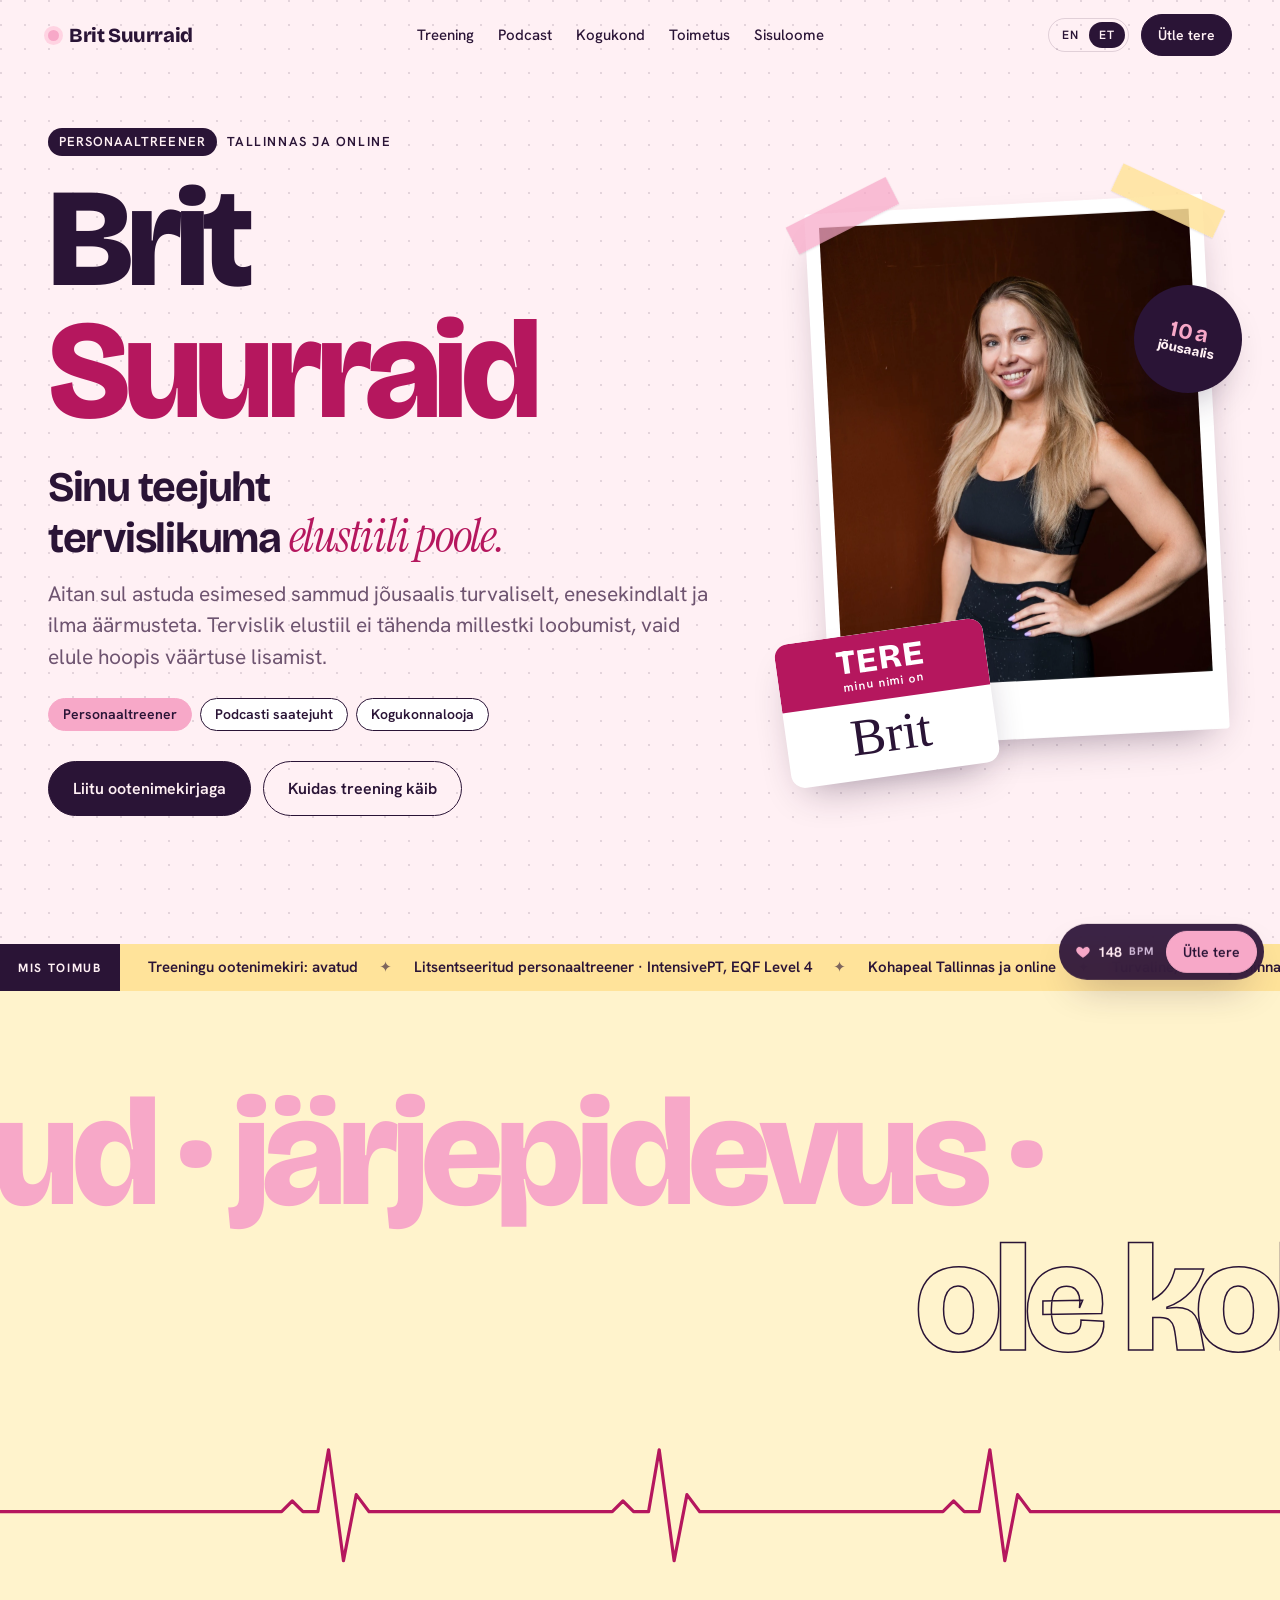
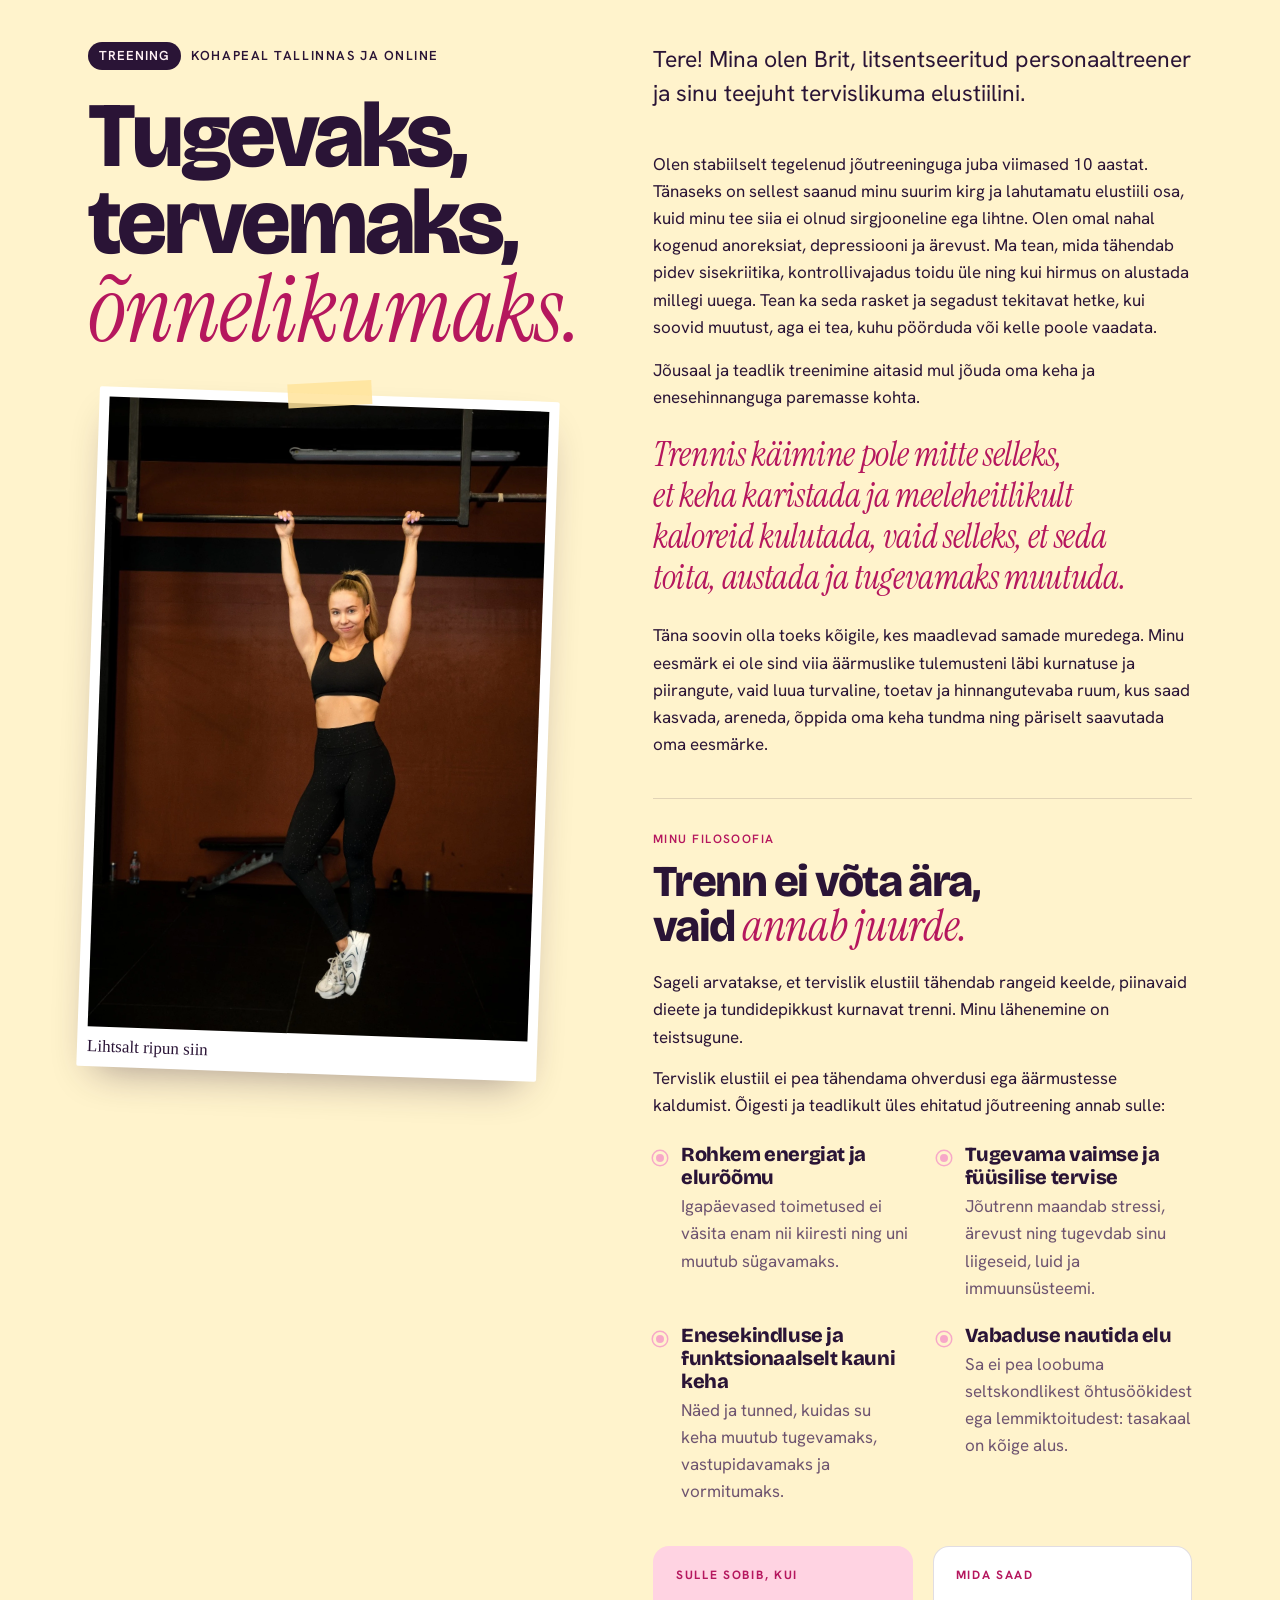
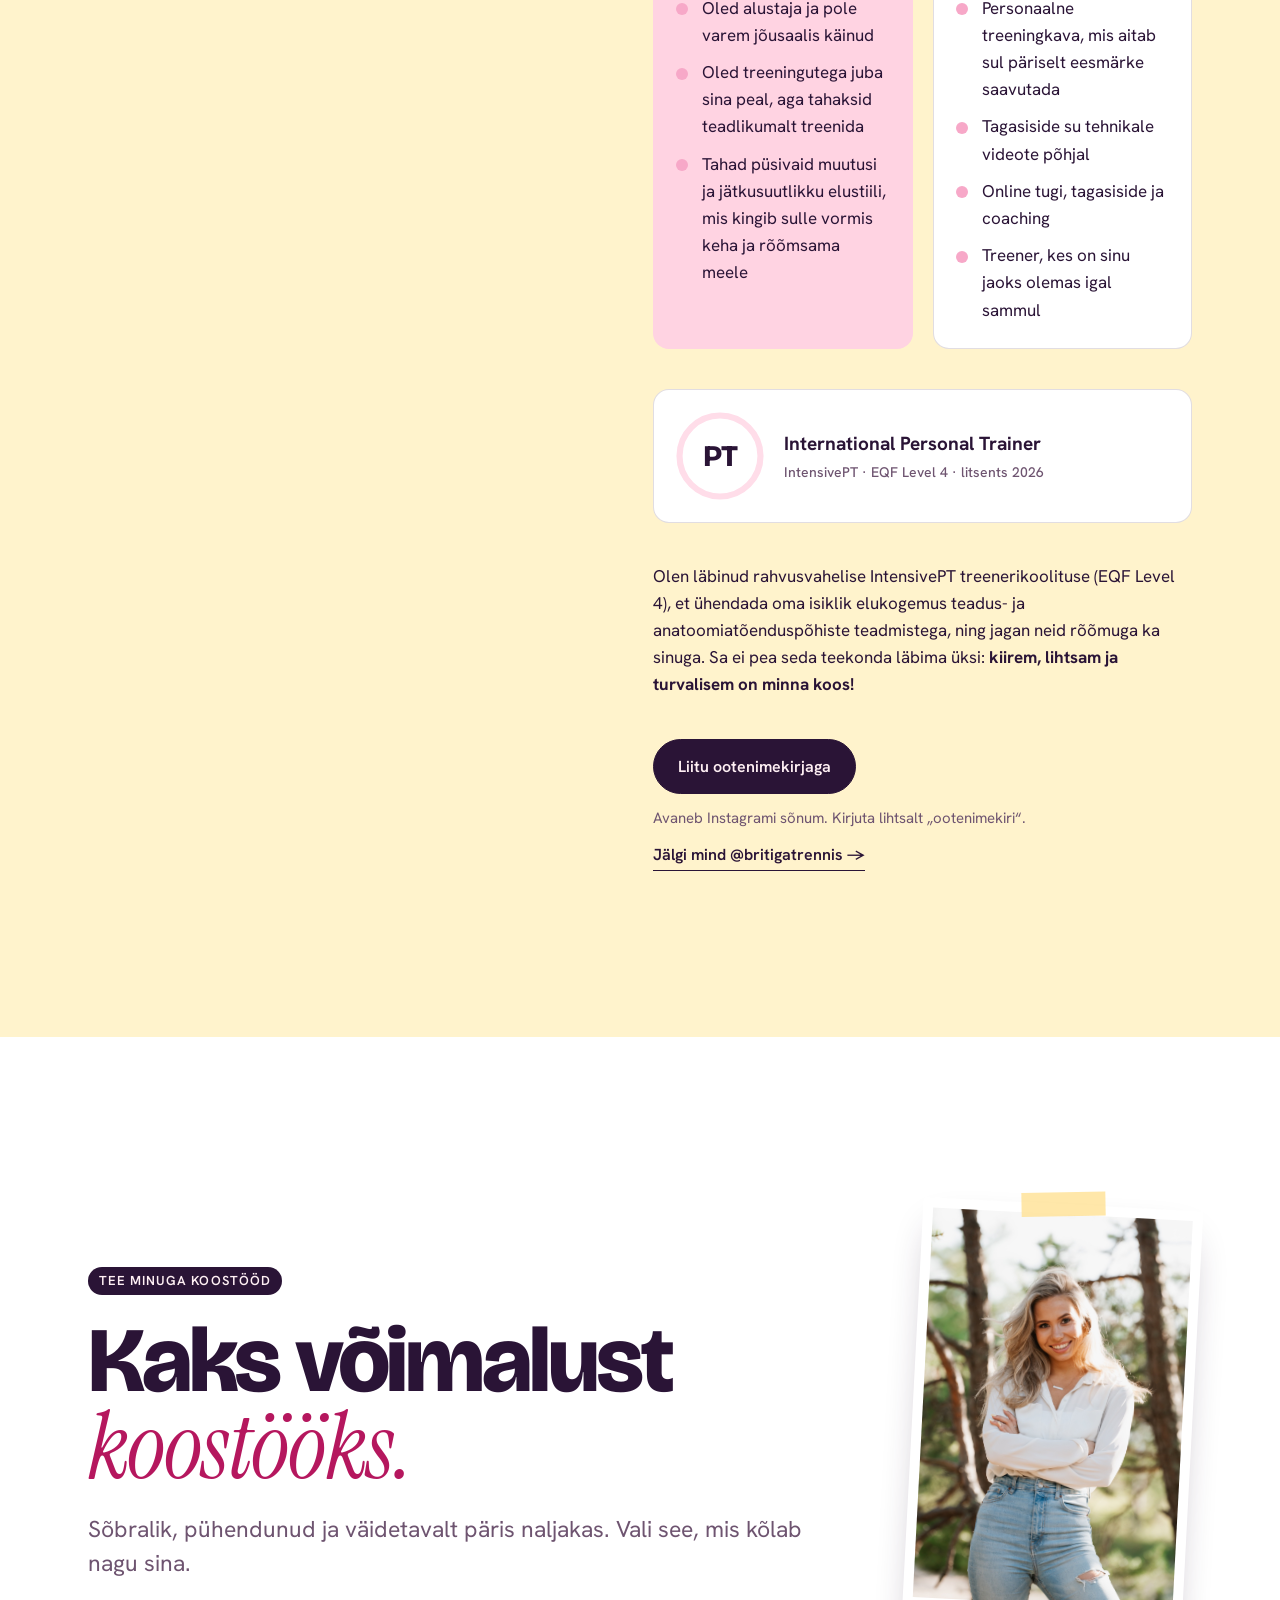
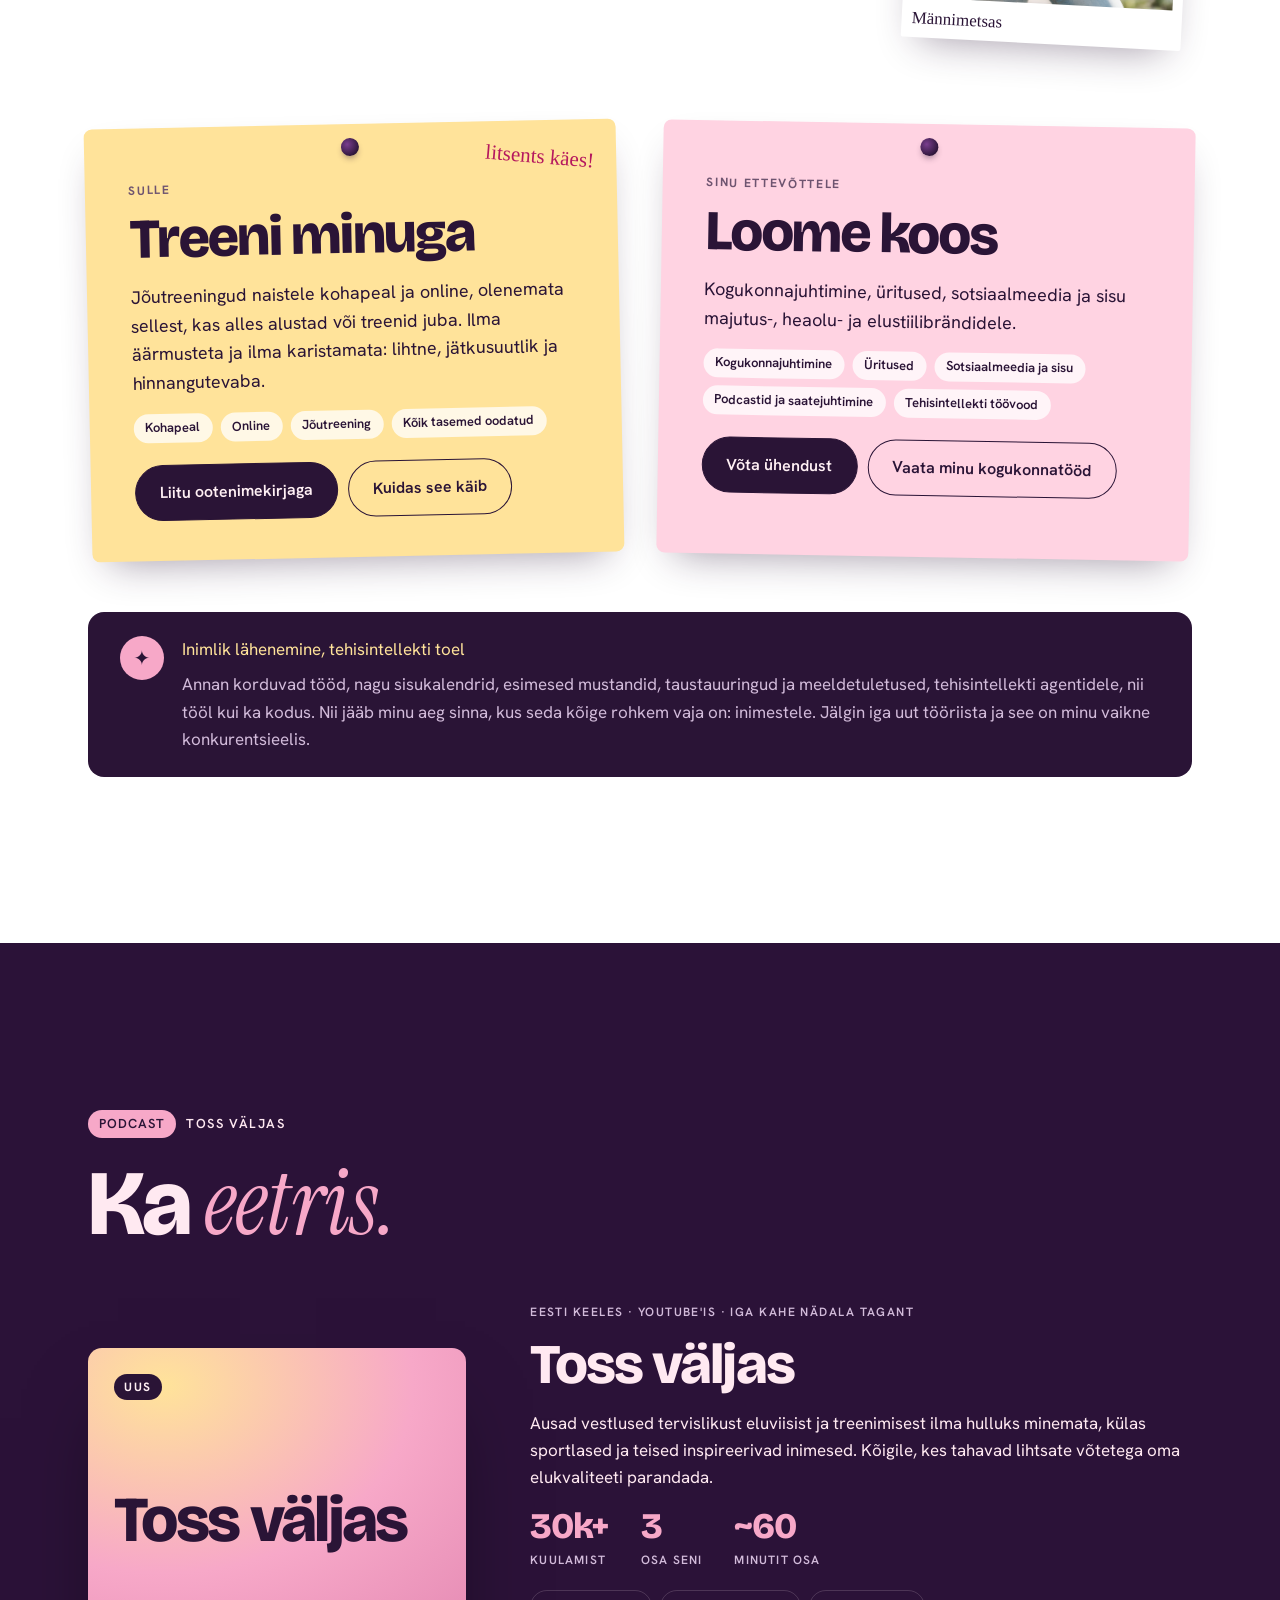
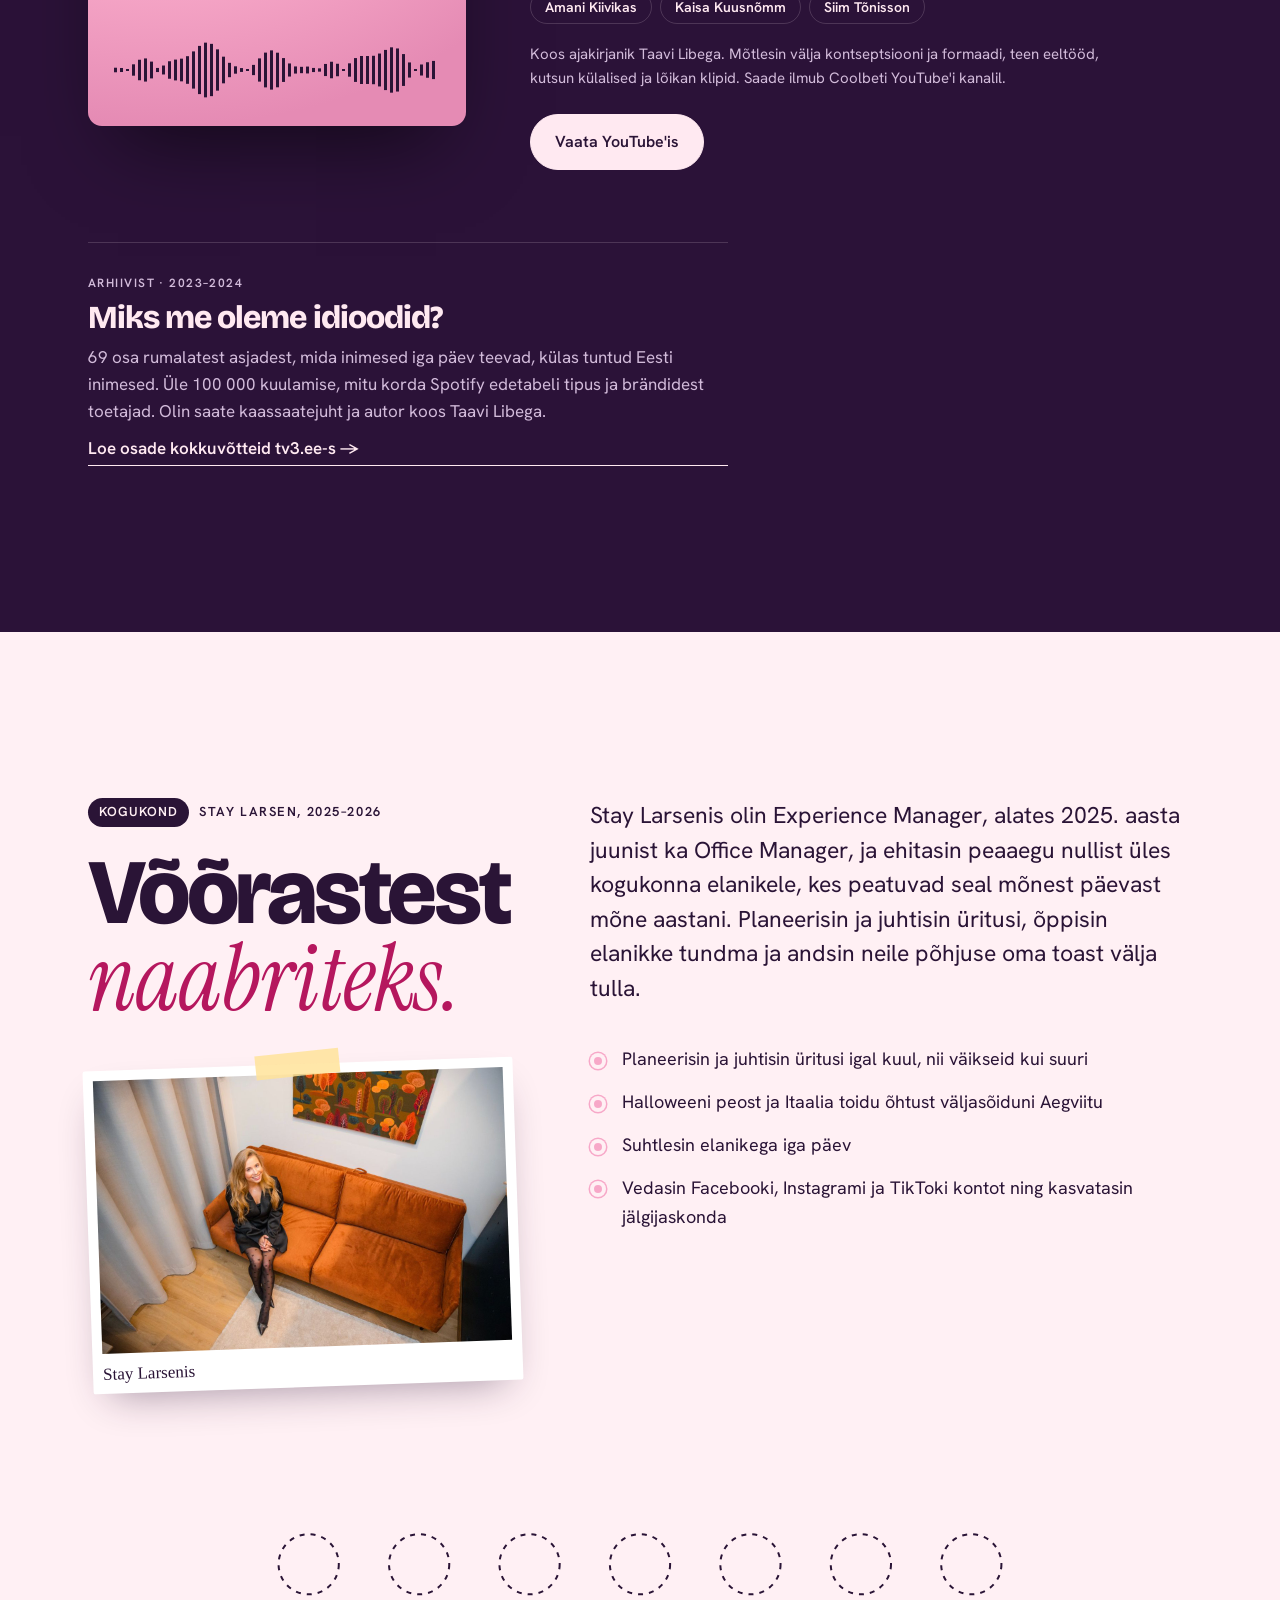
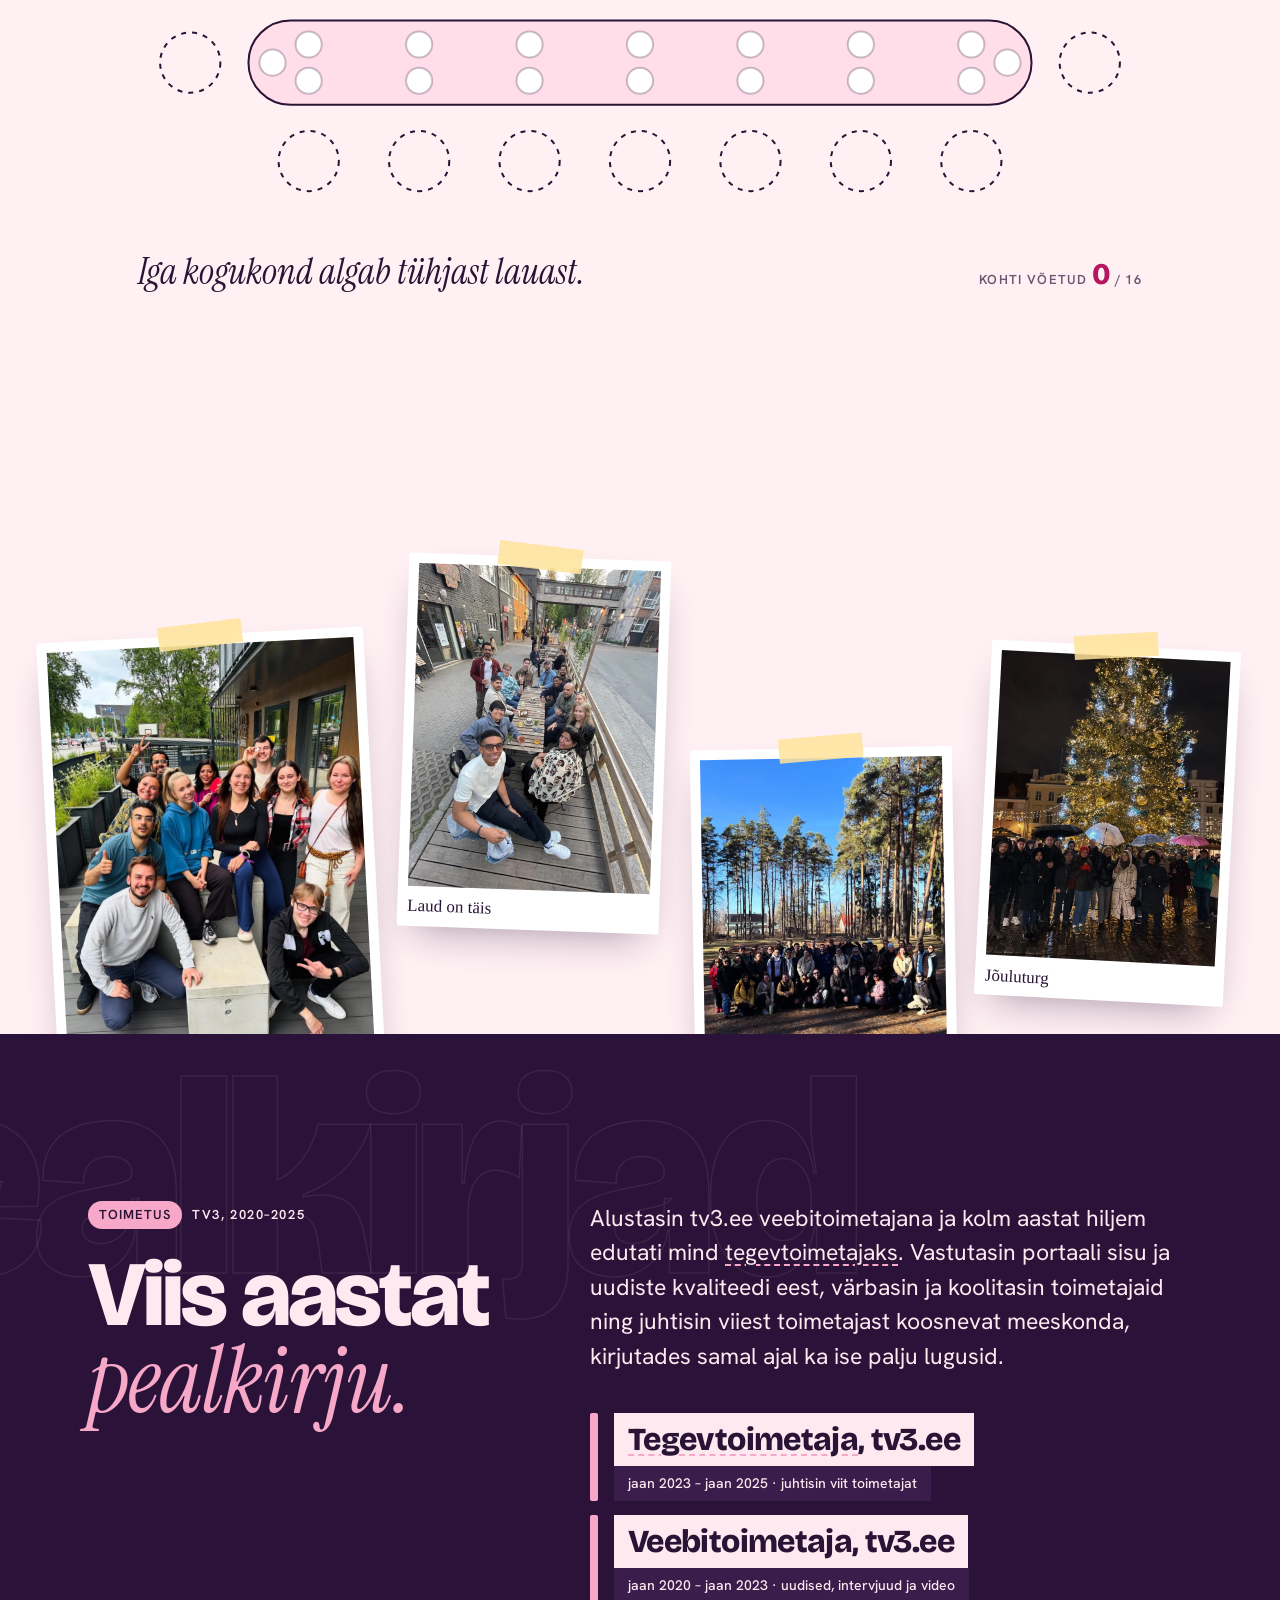
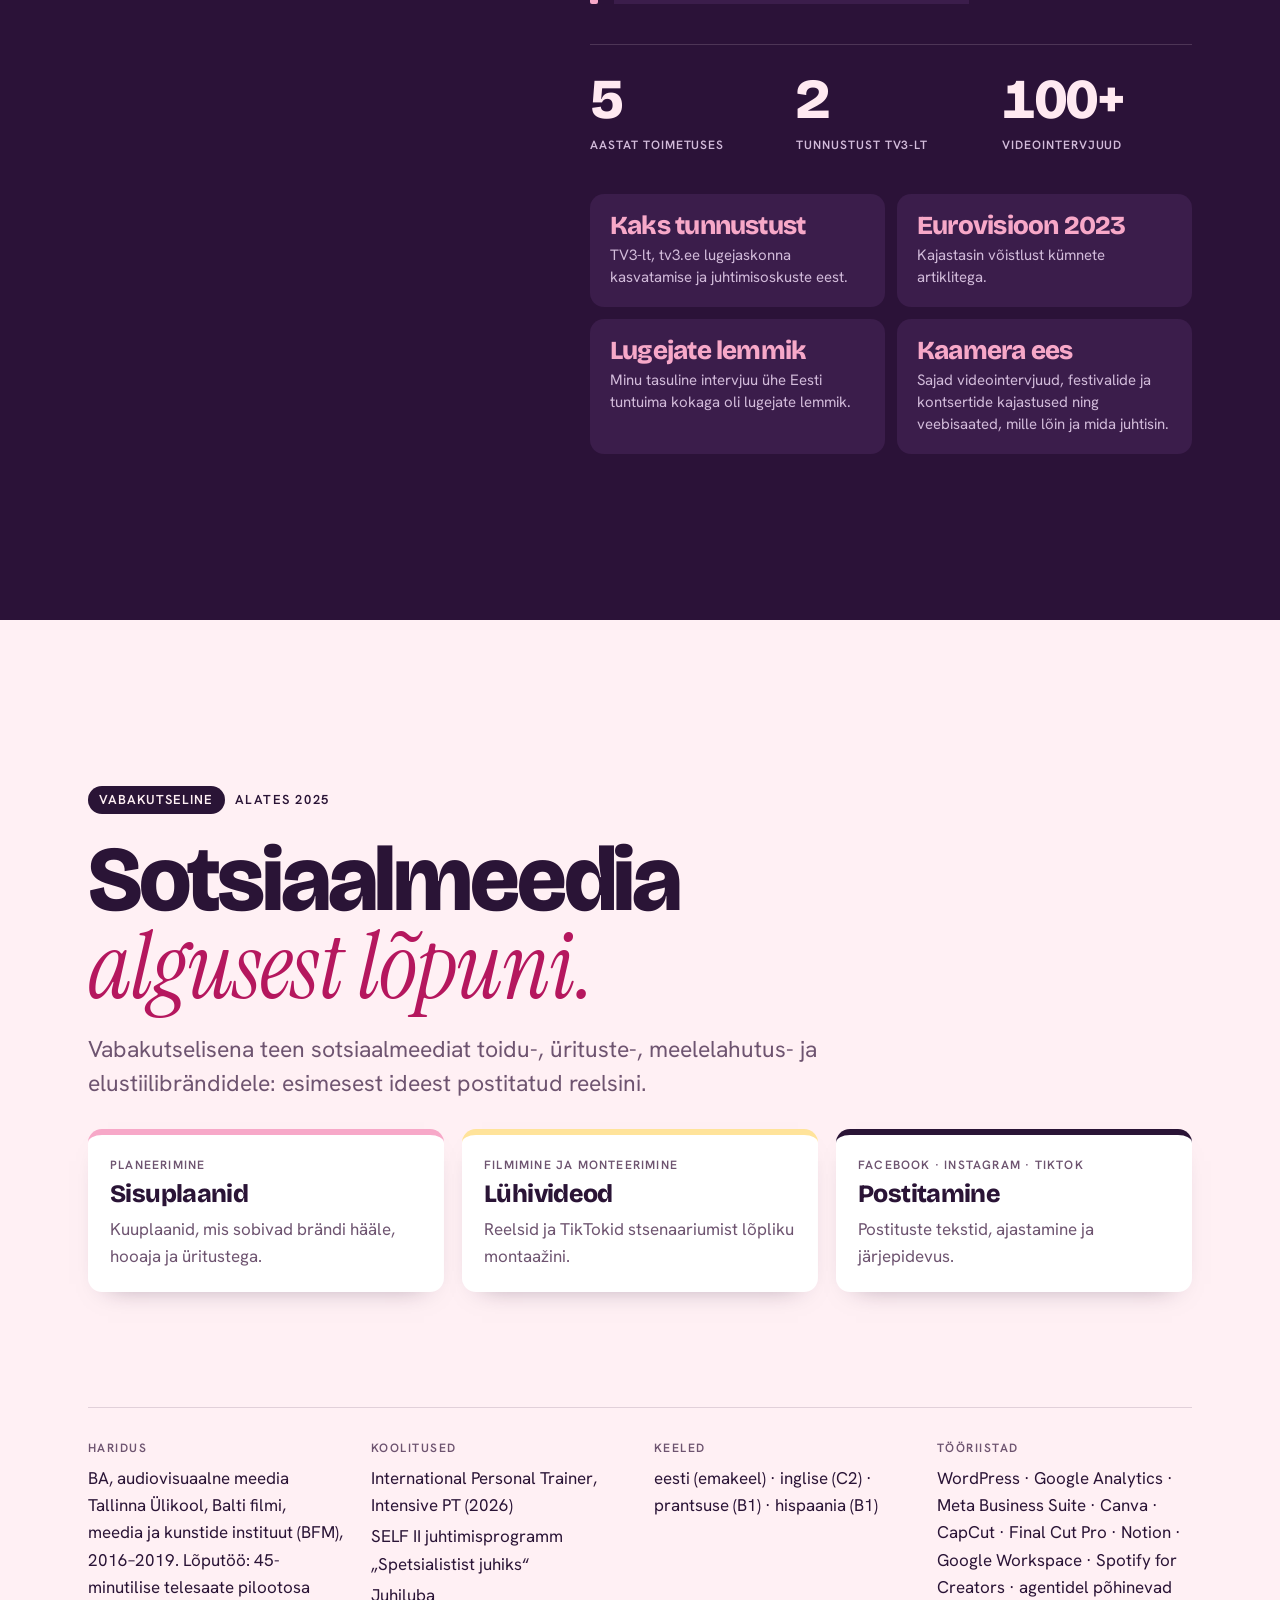
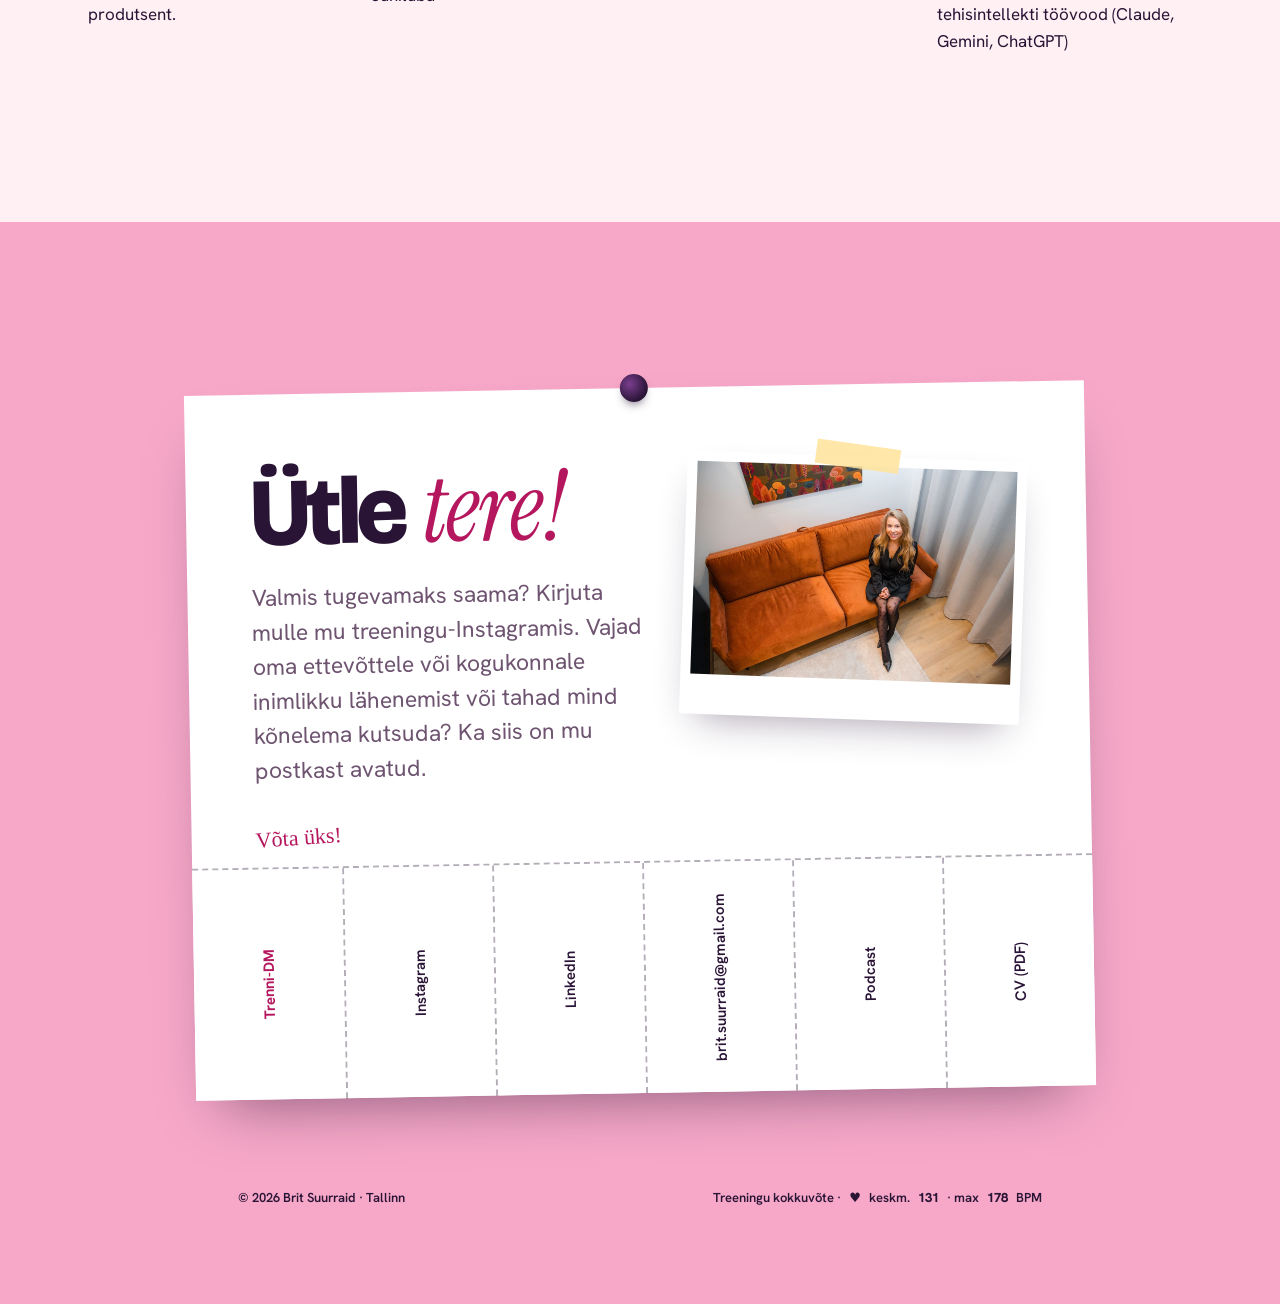
<file: et/index.html>
<!doctype html>
<!-- prepared with love by @gcg -->
<html lang="et">
<head>
  <meta charset="utf-8">
  <meta name="viewport" content="width=device-width, initial-scale=1, viewport-fit=cover">
  <title>Brit Suurraid — personaaltreener Tallinnas</title>
  <!-- todo: "tegevtoimetaja" kinnitada -->
  <meta name="description" content="Brit Suurraid: litsentseeritud personaaltreener Tallinnas. Jõutreeningud igal tasemel naistele kohapeal ja online, fitnessipodcasti „Toss väljas“ saatejuhilt.">
  <link rel="canonical" href="https://britsuurraid.com/et/">
  <link rel="alternate" hreflang="en" href="https://britsuurraid.com/">
  <link rel="alternate" hreflang="et" href="https://britsuurraid.com/et/">
  <link rel="alternate" hreflang="x-default" href="https://britsuurraid.com/">
  <meta name="theme-color" content="#FFF0F4">

  <meta property="og:type" content="website">
  <meta property="og:locale" content="et_EE">
  <meta property="og:locale:alternate" content="en_GB">
  <meta property="og:url" content="https://britsuurraid.com/et/">
  <meta property="og:title" content="Brit Suurraid — personaaltreener">
  <meta property="og:description" content="Annan inimestele põhjuse kohale tulla. Jõutreeningud naistele Tallinnas ja online.">
  <meta property="og:image" content="https://britsuurraid.com/assets/og.jpg">
  <meta property="og:image:width" content="1200">
  <meta property="og:image:height" content="630">
  <meta property="og:image:alt" content="Brit Suurraid naeratab männimetsas">
  <meta name="twitter:card" content="summary_large_image">

  <link rel="icon" href="/favicon.svg" type="image/svg+xml">
  <link rel="apple-touch-icon" href="/apple-touch-icon.png">
  <link rel="preconnect" href="https://fonts.googleapis.com">
  <link rel="preconnect" href="https://fonts.gstatic.com" crossorigin>
  <link rel="stylesheet" href="https://fonts.googleapis.com/css2?family=Bricolage+Grotesque:opsz,wght@12..96,700..800&family=Hanken+Grotesk:wght@400;500;600;700&family=Instrument+Serif:ital@1&family=Permanent+Marker&display=swap">
  <link rel="stylesheet" href="/styles.css?v=4">

  <script type="application/ld+json">
  {
    "@context": "https://schema.org",
    "@type": "Person",
    "@id": "https://britsuurraid.com/#person",
    "name": "Brit Suurraid",
    "url": "https://britsuurraid.com/",
    "image": "https://britsuurraid.com/assets/brit-portrait.jpg",
    "jobTitle": "Personaaltreener",
    "knowsLanguage": ["et", "en", "fr", "es"],
    "alumniOf": { "@type": "CollegeOrUniversity", "name": "Tallinna Ülikool" },
    "address": { "@type": "PostalAddress", "addressLocality": "Tallinn", "addressCountry": "EE" },
    "sameAs": ["https://www.linkedin.com/in/brit-suurraid-0806b4287/", "https://www.instagram.com/britsuurraid/", "https://www.instagram.com/britigatrennis/"]
  }
  </script>
  <script>document.documentElement.classList.add('js')</script>
</head>
<body>
  <a class="skip" href="#main">Liigu sisu juurde</a>

  <header class="site-head" id="siteHead">
    <a class="wordmark" href="#top" aria-label="Brit Suurraid, tagasi algusesse"><span class="dot" aria-hidden="true"></span>Brit Suurraid</a>
    <nav class="sections" aria-label="Jaotised">
      <ul class="nav-links">
        <li><a href="#coaching">Treening</a></li>
        <li><a href="#podcast">Podcast</a></li>
        <li><a href="#community">Kogukond</a></li>
        <li><a href="#newsroom">Toimetus</a></li>
        <li><a href="#clients">Sisuloome</a></li>
      </ul>
    </nav>
    <div class="head-right">
      <div class="lang" role="group" aria-label="Keel">
        <a href="/" hreflang="en" lang="en" data-lang="en">EN</a>
        <a href="/et/" hreflang="et" lang="et" aria-current="page" data-lang="et">ET</a>
      </div>
      <a class="btn btn-small" href="#contact">Ütle tere</a>
    </div>
  </header>

  <main id="main">

    <!-- ============ AVALEHT ============ -->
    <section class="hero" id="top">
      <div class="hero-grid">
        <div class="hero-copy">
          <p class="eyebrow load" style="--d:0"><span class="tag">Personaaltreener</span> Tallinnas ja online</p>
          <h1 class="hero-name" aria-label="Brit Suurraid">
            <span class="line"><span class="load" style="--d:1">Brit</span></span>
            <span class="line"><span class="load" style="--d:2">Suurraid</span></span>
          </h1>
          <p class="statement load" style="--d:3">Sinu teejuht tervislikuma <em>elustiili poole.</em></p>
          <p class="hero-lede load" style="--d:4">Aitan sul astuda esimesed sammud jõusaalis turvaliselt, enesekindlalt ja ilma äärmusteta. Tervislik elustiil ei tähenda millestki loobumist, vaid elule hoopis väärtuse lisamist.</p>
          <ul class="roles load" style="--d:5" aria-label="Rollid">
            <li>Personaaltreener</li><li>Podcasti saatejuht</li><li>Kogukonnalooja</li>
          </ul>
          <div class="hero-cta load" style="--d:6">
            <a class="btn" href="https://ig.me/m/britigatrennis" target="_blank" rel="noopener">Liitu ootenimekirjaga</a>
            <a class="btn btn-ghost" href="#coaching">Kuidas treening käib</a>
          </div>
        </div>

        <div class="snap" data-parallax="0.05">
          <figure class="polaroid load" style="--d:2">
            <span class="tape t-l" aria-hidden="true"></span><span class="tape t-r" aria-hidden="true"></span>
            <img src="/assets/brit-coach-portrait.webp" width="1066" height="1600" alt="Brit Suurraid trenniriietes, naeratab, käsi puusal, roostepruuni seina ees" fetchpriority="high">
          </figure>
          <div class="nt-wrap" data-parallax="0.14" aria-hidden="true">
            <div class="name-tag load" style="--d:5">
              <div class="nt-top"><span class="nt-hello">TERE</span><span class="nt-sub">minu nimi on</span></div>
              <span class="nt-name">Brit</span>
            </div>
          </div>
          <div class="st-wrap" data-parallax="0.22" aria-hidden="true">
            <div class="sticker load" style="--d:7"><span><b>10 a</b> jõusaalis</span></div>
          </div>
        </div>
      </div>
    </section>

    <!-- ============ MIS TOIMUB ============ -->
    <div class="ticker" role="region" aria-label="Mis toimub">
      <button class="ticker-badge" type="button" aria-pressed="false" aria-label="Mis toimub: peata liikumine">Mis toimub</button>
      <div class="ticker-window">
        <ul class="ticker-track">
          <li>Treeningu ootenimekiri: avatud</li>
          <li>Litsentseeritud personaaltreener · IntensivePT, EQF Level 4</li>
          <li>Kohapeal Tallinnas ja online</li>
          <li>Turvaline, toetav ja hinnangutevaba treening</li>
          <li>10 aastat jõutreeningut</li>
          <li>Treeningpäevik Instagramis: @britigatrennis</li>
          <li>Fitnessipodcast „Toss väljas“: 30k+ kuulamist kolme osaga</li>
          <li>Ehitasin Stay Larseni kogukonna nullist üles</li>
          <li>Vabakutseline sotsiaalmeedia toidu-, ürituste- ja elustiilibrändidele</li>
        </ul>
      </div>
    </div>

    <!-- ============ TREENING ============ -->
    <section class="chapter paper training butterzone" id="coaching" aria-labelledby="h-coaching">
      <div class="marquee-rows" aria-hidden="true">
        <div class="mrow" data-drift="-0.6">jõud · järjepidevus · jõud · järjepidevus ·</div>
        <div class="mrow outline" data-drift="0.6">ole kohal · iga nädal · ole kohal · iga nädal ·</div>
      </div>
      <svg class="ecg reveal" viewBox="0 0 1200 120" aria-hidden="true"><path pathLength="1" d="M0 70 H250 l14 0 l10 -10 l10 10 l14 0 l10 -58 l14 104 l12 -62 l12 16 H560 l14 0 l10 -10 l10 10 l14 0 l10 -58 l14 104 l12 -62 l12 16 H870 l14 0 l10 -10 l10 10 l14 0 l10 -58 l14 104 l12 -62 l12 16 H1200"/></svg>
      <div class="wrap split">
        <header class="chapter-head reveal">
          <p class="eyebrow"><span class="tag">Treening</span> Kohapeal Tallinnas ja online</p>
          <h2 id="h-coaching" class="display">Tugevaks, tervemaks, <em class="serif">õnnelikumaks.</em></h2>
          <figure class="head-photo"><div class="pola" style="--r:2deg; --tr:-5deg"><img src="/assets/brit-pullup.webp" width="1118" height="1600" alt="Brit Suurraid ripub jõusaalis lõuatõmbekangi küljes ja naeratab" loading="lazy" decoding="async"><figcaption>Lihtsalt ripun siin</figcaption></div></figure>
        </header>
        <div class="chapter-body">
          <p class="lead reveal">Tere! Mina olen Brit, litsentseeritud personaaltreener ja sinu teejuht tervislikuma elustiilini.</p>
          <div class="coach-story reveal">
            <p>Olen stabiilselt tegelenud jõutreeninguga juba viimased 10 aastat. Tänaseks on sellest saanud minu suurim kirg ja lahutamatu elustiili osa, kuid minu tee siia ei olnud sirgjooneline ega lihtne. Olen omal nahal kogenud anoreksiat, depressiooni ja ärevust. Ma tean, mida tähendab pidev sisekriitika, kontrollivajadus toidu üle ning kui hirmus on alustada millegi uuega. Tean ka seda rasket ja segadust tekitavat hetke, kui soovid muutust, aga ei tea, kuhu pöörduda või kelle poole vaadata.</p>
            <p>Jõusaal ja teadlik treenimine aitasid mul jõuda oma keha ja enesehinnanguga paremasse kohta.</p>
            <blockquote class="pull">Trennis käimine pole mitte selleks, et keha karistada ja meeleheitlikult kaloreid kulutada, vaid selleks, et seda toita, austada ja tugevamaks muutuda.</blockquote>
            <p>Täna soovin olla toeks kõigile, kes maadlevad samade muredega. Minu eesmärk ei ole sind viia äärmuslike tulemusteni läbi kurnatuse ja piirangute, vaid luua turvaline, toetav ja hinnangutevaba ruum, kus saad kasvada, areneda, õppida oma keha tundma ning päriselt saavutada oma eesmärke.</p>
          </div>
          <div class="philosophy reveal">
            <h3 class="philo-title"><span class="mini">Minu filosoofia</span>Trenn ei võta ära, vaid <em class="serif">annab juurde.</em></h3>
            <p>Sageli arvatakse, et tervislik elustiil tähendab rangeid keelde, piinavaid dieete ja tundidepikkust kurnavat trenni. Minu lähenemine on teistsugune.</p>
            <p>Tervislik elustiil ei pea tähendama ohverdusi ega äärmustesse kaldumist. Õigesti ja teadlikult üles ehitatud jõutreening annab sulle:</p>
            <ul class="gives">
              <li><b>Rohkem energiat ja elurõõmu</b> Igapäevased toimetused ei väsita enam nii kiiresti ning uni muutub sügavamaks.</li>
              <li><b>Tugevama vaimse ja füüsilise tervise</b> Jõutrenn maandab stressi, ärevust ning tugevdab sinu liigeseid, luid ja immuunsüsteemi.</li>
              <li><b>Enesekindluse ja funktsionaalselt kauni keha</b> Näed ja tunned, kuidas su keha muutub tugevamaks, vastupidavamaks ja vormitumaks.</li>
              <li><b>Vabaduse nautida elu</b> Sa ei pea loobuma seltskondlikest õhtusöökidest ega lemmiktoitudest: tasakaal on kõige alus.</li>
            </ul>
          </div>
          <div class="offer-cols">
            <div class="offer-box soft reveal">
              <h3>Sulle sobib, kui</h3>
              <ul>
                <li>Oled alustaja ja pole varem jõusaalis käinud</li>
                <li>Oled treeningutega juba sina peal, aga tahaksid teadlikumalt treenida</li>
                <li>Tahad püsivaid muutusi ja jätkusuutlikku elustiili, mis kingib sulle vormis keha ja rõõmsama meele</li>
              </ul>
            </div>
            <div class="offer-box reveal" style="--d:1">
              <h3>Mida saad</h3>
              <ul>
                <li>Personaalne treeningkava, mis aitab sul päriselt eesmärke saavutada</li>
                <li>Tagasiside su tehnikale videote põhjal</li>
                <li>Online tugi, tagasiside ja coaching</li>
                <li>Treener, kes on sinu jaoks olemas igal sammul</li>
              </ul>
            </div>
          </div>
          <div class="cert reveal">
            <span class="cert-seal" aria-hidden="true"><svg class="ring" viewBox="0 0 100 100" data-ring><circle class="ring-bg" cx="50" cy="50" r="46"/><circle class="ring-fg" cx="50" cy="50" r="46"/></svg><span>PT</span></span>
            <div>
              <p class="cert-name" lang="en">International Personal Trainer</p>
              <p class="cert-meta">IntensivePT · EQF Level 4 · litsents 2026</p>
            </div>
          </div>
          <p class="coach-close reveal">Olen läbinud rahvusvahelise IntensivePT treenerikoolituse (EQF Level 4), et ühendada oma isiklik elukogemus teadus- ja anatoomiatõenduspõhiste teadmistega, ning jagan neid rõõmuga ka sinuga. Sa ei pea seda teekonda läbima üksi: <strong>kiirem, lihtsam ja turvalisem on minna koos!</strong></p>
          <div class="coach-cta reveal">
            <a class="btn" href="https://ig.me/m/britigatrennis" target="_blank" rel="noopener">Liitu ootenimekirjaga</a>
            <span class="hint">Avaneb Instagrami sõnum. Kirjuta lihtsalt „ootenimekiri“.</span>
            <a class="text-link" href="https://www.instagram.com/britigatrennis/" target="_blank" rel="noopener">Jälgi mind @britigatrennis <span aria-hidden="true">→</span></a>
          </div>
        </div>
      </div>
    </section>

    <!-- ============ KAKS VÕIMALUST KOOSTÖÖKS ============ -->
    <section class="chapter work" id="work" aria-labelledby="h-work">
      <div class="wrap">
        <div class="work-top">
          <header class="work-head reveal">
            <p class="eyebrow"><span class="tag">Tee minuga koostööd</span></p>
            <h2 id="h-work" class="display">Kaks võimalust <em class="serif">koostööks.</em></h2>
            <p class="lead">Sõbralik, pühendunud ja väidetavalt päris naljakas. Vali see, mis kõlab nagu sina.</p>
          </header>
          <figure class="work-photo reveal" style="--d:1"><div class="pola" style="--r:3deg; --tr:-4deg"><img src="/assets/brit-portrait.jpg" width="1101" height="1652" alt="Brit Suurraid naeratab, käed risti rinnal, männimetsas" loading="lazy" decoding="async"><figcaption>Männimetsas</figcaption></div></figure>
        </div>
        <div class="fork">
          <article class="fork-card reveal" style="--r:-1.2deg; --c: var(--butter)">
            <span class="scribble" aria-hidden="true">litsents käes!</span>
            <p class="for">Sulle</p>
            <h3>Treeni minuga</h3>
            <p>Jõutreeningud naistele kohapeal ja online, olenemata sellest, kas alles alustad või treenid juba. Ilma äärmusteta ja ilma karistamata: lihtne, jätkusuutlik ja hinnangutevaba.</p>
            <ul class="chip-row" aria-label="Treening lühidalt"><li>Kohapeal</li><li>Online</li><li>Jõutreening</li><li>Kõik tasemed oodatud</li></ul>
            <div class="actions">
              <a class="btn" href="https://ig.me/m/britigatrennis" target="_blank" rel="noopener">Liitu ootenimekirjaga</a>
              <a class="btn btn-ghost" href="#coaching">Kuidas see käib</a>
            </div>
          </article>
          <article class="fork-card reveal" style="--r:1deg; --d:1; --c: var(--pink-soft)">
            <p class="for">Sinu ettevõttele</p>
            <h3>Loome koos</h3>
            <p>Kogukonnajuhtimine, üritused, sotsiaalmeedia ja sisu majutus-, heaolu- ja elustiilibrändidele.</p>
            <ul class="chip-row" aria-label="Teenused"><li>Kogukonnajuhtimine</li><li>Üritused</li><li>Sotsiaalmeedia ja sisu</li><li>Podcastid ja saatejuhtimine</li><li>Tehisintellekti töövood</li></ul>
            <div class="actions">
              <a class="btn" href="https://www.linkedin.com/in/brit-suurraid-0806b4287/" target="_blank" rel="noopener">Võta ühendust</a>
              <a class="btn btn-ghost" href="#community">Vaata minu kogukonnatööd</a>
            </div>
          </article>
        </div>
        <aside class="ai-note reveal">
          <span class="ai-mark" aria-hidden="true">✦</span>
          <div>
            <p class="for">Inimlik lähenemine, tehisintellekti toel</p>
            <p>Annan korduvad tööd, nagu sisukalendrid, esimesed mustandid, taustauuringud ja meeldetuletused, tehisintellekti agentidele, nii tööl kui ka kodus. Nii jääb minu aeg sinna, kus seda kõige rohkem vaja on: inimestele. Jälgin iga uut tööriista ja see on minu vaikne konkurentsieelis.</p>
          </div>
        </aside>
      </div>
    </section>

    <!-- ============ PODCAST ============ -->
    <section class="chapter night" id="podcast" aria-labelledby="h-podcast">
      <div class="wrap">
        <header class="chapter-head center-ish reveal">
          <p class="eyebrow"><span class="tag">Podcast</span> Toss väljas</p>
          <h2 id="h-podcast" class="display">Ka <em class="serif">eetris.</em></h2>
        </header>
        <article class="pod-feature reveal">
          <div class="pod-cover" aria-hidden="true">
            <div class="pod-cover-inner">
              <span class="pod-cover-tag">Uus</span>
              <span class="pod-cover-title">Toss väljas</span>
              <canvas class="wave" id="coverWave"></canvas>
            </div>
          </div>
          <div class="pod-info">
            <p class="kicker">Eesti keeles · YouTube'is · iga kahe nädala tagant</p>
            <h3 class="pod-title">Toss väljas</h3>
            <p>Ausad vestlused tervislikust eluviisist ja treenimisest ilma hulluks minemata, külas sportlased ja teised inspireerivad inimesed. Kõigile, kes tahavad lihtsate võtetega oma elukvaliteeti parandada.</p>
            <div class="pod-stats">
              <div><b>30k+</b><span>kuulamist</span></div>
              <div><b>3</b><span>osa seni</span></div>
              <div><b>~60</b><span>minutit osa</span></div>
            </div>
            <ul class="guests" aria-label="Seni külas olnud"><li>Amani Kiivikas</li><li>Kaisa Kuusnõmm</li><li>Siim Tõnisson</li></ul>
            <p class="pod-credit">Koos ajakirjanik Taavi Libega. Mõtlesin välja kontseptsiooni ja formaadi, teen eeltööd, kutsun külalised ja lõikan klipid. Saade ilmub Coolbeti YouTube'i kanalil.</p>
            <div class="listen">
              <a class="btn btn-light" href="https://www.youtube.com/@coolbeteesti/videos" target="_blank" rel="noopener">Vaata YouTube'is</a>
            </div>
          </div>
        </article>
        <article class="pod-archive reveal">
          <p class="kicker">Arhiivist · 2023–2024</p>
          <h3>Miks me oleme idioodid?</h3>
          <p>69 osa rumalatest asjadest, mida inimesed iga päev teevad, külas tuntud Eesti inimesed. Üle 100 000 kuulamise, mitu korda Spotify edetabeli tipus ja brändidest toetajad. Olin saate kaassaatejuht ja autor koos Taavi Libega.</p>
          <a class="text-link" href="https://www.tv3.ee/3-portaal/podcast/miks-me-oleme-idioodid/" rel="noopener">Loe osade kokkuvõtteid tv3.ee-s <span aria-hidden="true">→</span></a>
        </article>
      </div>
    </section>

    <!-- ============ KOGUKOND ============ -->
    <section class="chapter paper" id="community" aria-labelledby="h-community">
      <div class="wrap split">
        <header class="chapter-head reveal">
          <p class="eyebrow"><span class="tag">Kogukond</span> Stay Larsen, 2025–2026</p>
          <h2 id="h-community" class="display">Võõrastest <em class="serif">naabriteks.</em></h2>
          <figure class="head-photo"><div class="pola" style="--r:-2deg"><img src="/assets/brit-larsen-sofa.jpg" width="1200" height="800" alt="Brit Suurraid naeratamas oranžil sametdiivanil Stay Larsenis" loading="lazy" decoding="async"><figcaption>Stay Larsenis</figcaption></div></figure>
        </header>
        <div class="chapter-body">
          <p class="lead reveal">Stay Larsenis olin <span lang="en">Experience Manager</span>, alates 2025. aasta juunist ka <span lang="en">Office Manager</span>, ja ehitasin peaaegu nullist üles kogukonna elanikele, kes peatuvad seal mõnest päevast mõne aastani. Planeerisin ja juhtisin üritusi, õppisin elanikke tundma ja andsin neile põhjuse oma toast välja tulla.</p>
          <ul class="ticks reveal">
            <li>Planeerisin ja juhtisin üritusi igal kuul, nii väikseid kui suuri</li>
            <li>Halloweeni peost ja Itaalia toidu õhtust väljasõiduni Aegviitu</li>
            <li>Suhtlesin elanikega iga päev</li>
            <li>Vedasin Facebooki, Instagrami ja TikToki kontot ning kasvatasin jälgijaskonda</li>
          </ul>
        </div>
      </div>

      <div class="table-block" data-table>
        <svg class="long-table" viewBox="0 0 1000 320" aria-hidden="true"><rect class="lt-top" x="110" y="118" width="780" height="84" rx="42"/><circle class="plate" cx="170" cy="142" r="13"/><circle class="plate" cx="170" cy="178" r="13"/><circle class="plate" cx="280" cy="142" r="13"/><circle class="plate" cx="280" cy="178" r="13"/><circle class="plate" cx="390" cy="142" r="13"/><circle class="plate" cx="390" cy="178" r="13"/><circle class="plate" cx="500" cy="142" r="13"/><circle class="plate" cx="500" cy="178" r="13"/><circle class="plate" cx="610" cy="142" r="13"/><circle class="plate" cx="610" cy="178" r="13"/><circle class="plate" cx="720" cy="142" r="13"/><circle class="plate" cx="720" cy="178" r="13"/><circle class="plate" cx="830" cy="142" r="13"/><circle class="plate" cx="830" cy="178" r="13"/><circle class="plate" cx="134" cy="160" r="13"/><circle class="plate" cx="866" cy="160" r="13"/><g class="seat" data-order="10" style="--c:var(--pink); --t:var(--ink)"><circle class="chair" cx="170" cy="62" r="30"/><text x="170" y="62">A</text></g><g class="seat" data-order="6" style="--c:var(--ink); --t:var(--blush)"><circle class="chair" cx="280" cy="62" r="30"/><text x="280" y="62">K</text></g><g class="seat" data-order="2" style="--c:var(--butter); --t:var(--ink)"><circle class="chair" cx="390" cy="62" r="30"/><text x="390" y="62">M</text></g><g class="seat" data-order="0" style="--c:var(--pink-deep); --t:#fff"><circle class="chair" cx="500" cy="62" r="30"/><text x="500" y="62">L</text></g><g class="seat" data-order="4" style="--c:var(--pink-soft); --t:var(--ink)"><circle class="chair" cx="610" cy="62" r="30"/><text x="610" y="62">T</text></g><g class="seat" data-order="8" style="--c:var(--pink); --t:var(--ink)"><circle class="chair" cx="720" cy="62" r="30"/><text x="720" y="62">J</text></g><g class="seat" data-order="12" style="--c:var(--ink); --t:var(--blush)"><circle class="chair" cx="830" cy="62" r="30"/><text x="830" y="62">E</text></g><g class="seat" data-order="13" style="--c:var(--butter); --t:var(--ink)"><circle class="chair" cx="170" cy="258" r="30"/><text x="170" y="258">S</text></g><g class="seat" data-order="9" style="--c:var(--pink-deep); --t:#fff"><circle class="chair" cx="280" cy="258" r="30"/><text x="280" y="258">R</text></g><g class="seat" data-order="5" style="--c:var(--pink-soft); --t:var(--ink)"><circle class="chair" cx="390" cy="258" r="30"/><text x="390" y="258">P</text></g><g class="seat" data-order="1" style="--c:var(--pink); --t:var(--ink)"><circle class="chair" cx="500" cy="258" r="30"/><text x="500" y="258">H</text></g><g class="seat" data-order="3" style="--c:var(--ink); --t:var(--blush)"><circle class="chair" cx="610" cy="258" r="30"/><text x="610" y="258">N</text></g><g class="seat" data-order="7" style="--c:var(--butter); --t:var(--ink)"><circle class="chair" cx="720" cy="258" r="30"/><text x="720" y="258">O</text></g><g class="seat" data-order="11" style="--c:var(--pink-deep); --t:#fff"><circle class="chair" cx="830" cy="258" r="30"/><text x="830" y="258">I</text></g><g class="seat" data-order="14" style="--c:var(--pink-soft); --t:var(--ink)"><circle class="chair" cx="52" cy="160" r="30"/><text x="52" y="160">V</text></g><g class="seat" data-order="15" style="--c:var(--pink); --t:var(--ink)"><circle class="chair" cx="948" cy="160" r="30"/><text x="948" y="160">D</text></g></svg>
        <div class="table-cap">
          <p class="quote">Iga kogukond algab tühjast lauast.</p>
          <p class="seat-count" aria-hidden="true">Kohti võetud <b id="seatCount">0</b> / 16</p>
        </div>
      </div>

      <div class="mosaic" role="group" aria-label="Kogukonnaürituste fotod">
        <figure class="m1" data-parallax="0.16"><div class="pola" style="--r:-3deg"><img src="/assets/community-pingpong.jpg" width="750" height="1000" alt="Stay Larseni elanikud Rocca House’i ees, üks lauatennisereketiga ja teine palliga" loading="lazy" decoding="async"><figcaption>Lauatennis Rocca House’is</figcaption></div></figure>
        <figure class="m2" data-parallax="0.06"><div class="pola" style="--r:2deg; --tr:5deg"><img src="/assets/community-long-table.jpg" width="750" height="1000" alt="Elanikud pika välilaua ümber suveõhtul jookidega" loading="lazy" decoding="async"><figcaption>Laud on täis</figcaption></div></figure>
        <figure class="m3" data-parallax="0.24"><div class="pola" style="--r:-1deg"><img src="/assets/aegviidu-trip.jpg" width="750" height="1000" alt="Suur grupp Stay Larseni elanikke ühispildil kõrgete mändide all Aegviidus" loading="lazy" decoding="async"><figcaption>Väljasõit Aegviitu</figcaption></div></figure>
        <figure class="m4" data-parallax="0.1"><div class="pola" style="--r:3deg; --tr:-6deg"><img src="/assets/community-christmas.jpg" width="750" height="1000" alt="Stay Larseni elanikud vihmavarjude all Tallinna Raekoja platsi jõulukuuse ees" loading="lazy" decoding="async"><figcaption>Jõuluturg</figcaption></div></figure>
      </div>
    </section>

    <!-- ============ TOIMETUS ============ -->
    <section class="chapter night" id="newsroom" aria-labelledby="h-newsroom">
      <div class="drift-word" aria-hidden="true" data-drift="0.35">pealkirjad</div>
      <div class="wrap split">
        <header class="chapter-head reveal">
          <p class="eyebrow"><span class="tag">Toimetus</span> TV3, 2020–2025</p>
          <h2 id="h-newsroom" class="display">Viis aastat <em class="serif">pealkirju.</em></h2>
        </header>
        <div class="chapter-body">
          <p class="lead reveal">Alustasin tv3.ee veebitoimetajana ja kolm aastat hiljem edutati mind <span class="todo" title="Kinnita ametinimetus">tegevtoimetajaks</span>. Vastutasin portaali sisu ja uudiste kvaliteedi eest, värbasin ja koolitasin toimetajaid ning juhtisin viiest toimetajast koosnevat meeskonda, kirjutades samal ajal ka ise palju lugusid.</p>
          <ol class="lower-thirds" aria-label="Ametid TV3-s">
            <li class="reveal">
              <span class="lt-bar"></span>
              <span class="lt-title"><span class="todo" title="Kinnita ametinimetus">Tegevtoimetaja</span>, tv3.ee</span>
              <span class="lt-sub">jaan 2023 – jaan 2025 · juhtisin viit toimetajat</span>
            </li>
            <li class="reveal" style="--d:1">
              <span class="lt-bar"></span>
              <span class="lt-title">Veebitoimetaja, tv3.ee</span>
              <span class="lt-sub">jaan 2020 – jaan 2023 · uudised, intervjuud ja video</span>
            </li>
          </ol>
          <dl class="stats">
            <div class="stat reveal"><dt>Aastat toimetuses</dt><dd>5</dd></div>
            <div class="stat reveal" style="--d:1"><dt>Tunnustust TV3-lt</dt><dd>2</dd></div>
            <div class="stat reveal" style="--d:2"><dt>Videointervjuud</dt><dd>100+</dd></div>
          </dl>
          <ul class="highlights">
            <li class="reveal"><b>Kaks tunnustust</b><span>TV3-lt, tv3.ee lugejaskonna kasvatamise ja juhtimisoskuste eest.</span></li>
            <li class="reveal" style="--d:1"><b>Eurovisioon 2023</b><span>Kajastasin võistlust kümnete artiklitega.</span></li>
            <li class="reveal" style="--d:2"><b>Lugejate lemmik</b><span>Minu tasuline intervjuu ühe Eesti tuntuima kokaga oli lugejate lemmik.</span></li>
            <li class="reveal" style="--d:3"><b>Kaamera ees</b><span>Sajad videointervjuud, festivalide ja kontsertide kajastused ning veebisaated, mille lõin ja mida juhtisin.</span></li>
          </ul>
        </div>
      </div>
    </section>

    <!-- ============ SISULOOME ============ -->
    <section class="chapter paper" id="clients" aria-labelledby="h-clients">
      <div class="wrap">
        <header class="chapter-head reveal">
          <p class="eyebrow"><span class="tag">Vabakutseline</span> Alates 2025</p>
          <h2 id="h-clients" class="display">Sotsiaalmeedia <em class="serif">algusest lõpuni.</em></h2>
          <p class="lead" style="margin-top: 20px; color: var(--muted-ink);">Vabakutselisena teen sotsiaalmeediat toidu-, ürituste-, meelelahutus- ja elustiilibrändidele: esimesest ideest postitatud reelsini.</p>
        </header>
        <div class="clients">
          <article class="client reveal"><p class="meta">Planeerimine</p><h3>Sisuplaanid</h3><p>Kuuplaanid, mis sobivad brändi hääle, hooaja ja üritustega.</p></article>
          <article class="client reveal" style="--d:1; --c: var(--butter)"><p class="meta">Filmimine ja monteerimine</p><h3>Lühivideod</h3><p>Reelsid ja TikTokid stsenaariumist lõpliku montaažini.</p></article>
          <article class="client reveal" style="--d:2; --c: var(--ink)"><p class="meta">Facebook · Instagram · TikTok</p><h3>Postitamine</h3><p>Postituste tekstid, ajastamine ja järjepidevus.</p></article>
        </div>
        <div class="background reveal">
          <div>
            <h3 class="mini">Haridus</h3>
            <p>BA, audiovisuaalne meedia<br>Tallinna Ülikool, Balti filmi, meedia ja kunstide instituut (BFM), 2016–2019. Lõputöö: 45-minutilise telesaate pilootosa produtsent.</p>
          </div>
          <div>
            <h3 class="mini">Koolitused</h3>
            <ul><li><span lang="en">International Personal Trainer</span>, Intensive PT (2026)</li><li>SELF II juhtimisprogramm „Spetsialistist juhiks“</li><li>Juhiluba</li></ul>
          </div>
          <div>
            <h3 class="mini">Keeled</h3>
            <p>eesti (emakeel) · inglise (C2) · prantsuse (B1) · hispaania (B1)</p>
          </div>
          <div>
            <h3 class="mini">Tööriistad</h3>
            <p>WordPress · Google Analytics · Meta Business Suite · Canva · CapCut · Final Cut Pro · Notion · Google Workspace · Spotify for Creators · agentidel põhinevad tehisintellekti töövood (Claude, Gemini, ChatGPT)</p>
          </div>
        </div>
      </div>
    </section>

    <!-- ============ KONTAKT: rebitav kuulutus ============ -->
    <section class="chapter contact" id="contact" aria-labelledby="h-contact">
      <div class="wrap">
        <div class="flyer reveal">
          <span class="pin" aria-hidden="true"></span>
          <figure class="flyer-photo"><div class="pola" style="--r:3deg; --tr:6deg"><img src="/assets/brit-larsen-sofa-2.jpg" width="1200" height="800" alt="Brit Suurraid istumas oranžil sametdiivanil ja naeratamas kaamerasse" loading="lazy" decoding="async"></div></figure>
          <h2 id="h-contact" class="display contact-title">Ütle <em class="serif">tere!</em></h2>
          <p class="lead">Valmis tugevamaks saama? Kirjuta mulle mu treeningu-Instagramis. Vajad oma ettevõttele või kogukonnale inimlikku lähenemist või tahad mind kõnelema kutsuda? Ka siis on mu postkast avatud.</p>
          <p class="take-one" aria-hidden="true">Võta üks!</p>
          <ul class="tearoffs" aria-label="Kontakt">
            <li><a class="mail" href="https://ig.me/m/britigatrennis" target="_blank" rel="noopener"><span>Trenni-DM</span></a></li>
            <li><a href="https://ig.me/m/britsuurraid" target="_blank" rel="noopener"><span>Instagram</span></a></li>
            <li><a href="https://www.linkedin.com/in/brit-suurraid-0806b4287/" target="_blank" rel="noopener"><span>LinkedIn</span></a></li>
            <li><a href="mailto:brit.suurraid@gmail.com"><span>brit.suurraid@gmail.com</span></a></li>
            <li><a href="https://www.youtube.com/@coolbeteesti/videos" target="_blank" rel="noopener"><span>Podcast</span></a></li>
            <li><a href="/assets/Brit-Suurraid-CV-ET-public.pdf"><span>CV (PDF)</span></a></li>
          </ul>
        </div>
      </div>
      <footer class="site-foot">
        <span>© 2026 Brit Suurraid · Tallinn</span>
        <span class="summary">Treeningu kokkuvõte · <span aria-hidden="true">♥</span> keskm. <b id="avgBpm">62</b> · max <b id="maxBpm">62</b> BPM</span>
      </footer>
    </section>
  </main>

  <!-- Hõljuv pulss: elav "pulsisagedus", mis kerimise kiirusega tõuseb -->
  <div class="pulse" id="pulse">
    <span class="pulse-hr" aria-hidden="true" title="pulss"><svg class="heart" viewBox="0 0 24 24"><path d="M12 21s-7.5-4.6-9.6-9.2C.9 8.4 3 4.5 6.7 4.5c2.1 0 3.6 1.2 5.3 3.1 1.7-1.9 3.2-3.1 5.3-3.1 3.7 0 5.8 3.9 4.3 7.3C19.5 16.4 12 21 12 21z"/></svg><span id="pulseBpm">62</span><small>BPM</small></span>
    <a class="btn" href="#contact">Ütle tere</a>
  </div>

  <script src="/main.js?v=4" defer onerror="document.documentElement.classList.remove('js')"></script>
</body>
</html>
</file>
<file: styles.css>
/* Brit Suurraid: "I give people a reason to show up."
   A community noticeboard in pastel pink and butter yellow: name tags, taped polaroids, pinned cards,
   stickers, a long table that fills up as you scroll, and a tear-off flyer at the end. */
:root {
  --blush: #FFF0F4;
  --blush-2: #FFDDE9;
  --paper: #FFFFFF;
  --pink: #F7A8C8;        /* pastel pink: fills, stickers, accents on dark (9:1 under ink) */
  --pink-deep: #B5175E;   /* pink text on light (5.8:1 on blush) */
  --pink-soft: #FFD3E2;
  --butter: #FFE39A;      /* pastel yellow */
  --butter-soft: #FFF3CC;
  --ink: #2A1436;
  --muted-ink: #6E5470;
  --night: #2B1238;
  --night-2: #3B1D4B;
  --on-night: #FFE9F1;
  --muted-night: #D2BBDA;
  --line-ink: rgba(42, 20, 54, .14);
  --line-night: rgba(255, 233, 241, .16);

  --display: "Bricolage Grotesque", "Arial Rounded MT Bold", "Helvetica Neue", Arial, sans-serif;
  --serif: "Instrument Serif", Georgia, "Times New Roman", serif;
  --body: "Hanken Grotesk", system-ui, -apple-system, "Segoe UI", sans-serif;
  --marker: "Permanent Marker", "Marker Felt", "Comic Sans MS", cursive;

  --gutter: max(clamp(16px, 4vw, 48px), env(safe-area-inset-left, 0px), env(safe-area-inset-right, 0px));
  --ease: cubic-bezier(.2, .7, .2, 1);
  --pop: cubic-bezier(.3, 1.5, .5, 1);
  --shadow: 0 18px 40px -18px rgba(42, 20, 54, .45);
}

*, *::before, *::after { box-sizing: border-box; }
html { scroll-behavior: smooth; scroll-padding: 84px 0 80px; -webkit-text-size-adjust: 100%; }
body { margin: 0; background: var(--blush); color: var(--ink); font: 400 17px/1.6 var(--body); overflow-x: hidden; }
img { max-width: 100%; display: block; }
a { color: inherit; }
h1, h2, h3, p, ul, ol, dl, dd, figure { margin: 0; }
ul, ol { padding: 0; list-style: none; }
:focus-visible { outline: 2px solid var(--pink-deep); outline-offset: 3px; border-radius: 4px; }
.night :focus-visible, .pulse :focus-visible { outline-color: var(--pink); }

.skip { position: absolute; left: -9999px; top: 8px; z-index: 100; background: var(--ink); color: var(--blush); padding: 10px 14px; border-radius: 8px; }
.skip:focus { left: 8px; }

/* Placeholders to fill from Brit's answers: grep "todo" before launch */
.todo { text-decoration: underline dashed var(--pink-deep) 1.5px; text-underline-offset: 4px; }
.night .todo { text-decoration-color: var(--pink); }

/* ---------- shared ---------- */
.wrap { max-width: 1200px; margin-inline: auto; padding-inline: var(--gutter); position: relative; z-index: 1; }
.display {
  font-family: var(--display); font-weight: 800; font-size: clamp(44px, 7.2vw, 104px);
  line-height: .95; letter-spacing: -.035em; text-wrap: balance; overflow-wrap: break-word;
}
.serif { font-family: var(--serif); font-style: italic; font-weight: 400; letter-spacing: -.01em; color: var(--pink-deep); }
.night .serif { color: var(--pink); }

.eyebrow { font: 600 13px/1.4 var(--body); letter-spacing: .12em; text-transform: uppercase; display: flex; align-items: center; gap: 10px; flex-wrap: wrap; margin-bottom: 22px; }
.eyebrow .tag { padding: 5px 11px; border-radius: 999px; background: var(--ink); color: var(--blush); letter-spacing: .08em; }
.night .eyebrow .tag { background: var(--pink); color: var(--ink); }
.lead { font-size: clamp(19px, 1.8vw, 23px); line-height: 1.5; max-width: 34em; }
.kicker, .mini { font: 600 12px/1.4 var(--body); letter-spacing: .12em; text-transform: uppercase; color: var(--muted-ink); }
.night .kicker { color: var(--muted-night); }
.mini { margin-bottom: 8px; }

.btn {
  display: inline-flex; align-items: center; gap: 8px; padding: 14px 24px; border-radius: 999px;
  background: var(--ink); color: var(--blush); text-decoration: none; font-weight: 600; font-size: 16px;
  border: 1.5px solid var(--ink); transition: transform .25s var(--ease), background .25s, color .25s, border-color .25s;
}
.btn:hover { transform: translateY(-2px); background: var(--pink); border-color: var(--pink); color: var(--ink); }
.btn-ghost { background: transparent; color: var(--ink); }
.btn-light { background: var(--on-night); color: var(--ink); border-color: var(--on-night); }
.btn-ghost-light { background: transparent; color: var(--on-night); border-color: var(--line-night); }
.btn-small { padding: 9px 16px; font-size: 14px; }
.text-link { font-weight: 600; text-decoration: none; border-bottom: 1.5px solid currentColor; padding-bottom: 2px; }

/* ---------- header ---------- */
.site-head {
  position: fixed; inset: 0 0 auto 0; z-index: 50;
  display: flex; align-items: center; justify-content: space-between; gap: 16px;
  padding: calc(env(safe-area-inset-top, 0px) + 14px) var(--gutter) 14px;
  transition: background .3s, box-shadow .3s;
}
.site-head.scrolled { background: rgba(255, 240, 244, .9); backdrop-filter: blur(12px); -webkit-backdrop-filter: blur(12px); box-shadow: 0 1px 0 var(--line-ink); }
.wordmark { display: inline-flex; align-items: center; gap: 10px; font: 800 20px/1 var(--display); letter-spacing: -.02em; text-decoration: none; }
.dot { width: 11px; height: 11px; border-radius: 50%; background: var(--pink); box-shadow: 0 0 0 4px var(--pink-soft); flex: none; }
.head-right { display: flex; align-items: center; gap: 12px; }
.lang { display: inline-flex; padding: 3px; border-radius: 999px; border: 1.5px solid var(--line-ink); font: 600 12px/1 var(--body); letter-spacing: .08em; }
.lang a { text-decoration: none; padding: 7px 10px; border-radius: 999px; }
.lang a[aria-current] { background: var(--ink); color: var(--blush); }
.lang a:not([aria-current]):hover { background: var(--blush-2); }
.sections { display: none; }
.nav-links { display: flex; gap: 24px; font-size: 15px; font-weight: 500; }
.nav-links a { text-decoration: none; position: relative; }
.nav-links a::after { content: ""; position: absolute; left: 0; right: 0; bottom: -4px; height: 2px; border-radius: 2px; background: var(--pink); transform: scaleX(0); transform-origin: left; transition: transform .3s var(--ease); }
.nav-links a:hover::after { transform: scaleX(1); }
@media (min-width: 1100px) { .sections { display: block; } }
@media (max-width: 359px) { .head-right { gap: 8px; } }

/* ---------- hero ---------- */
.hero {
  position: relative; overflow: hidden; overflow: clip;
  padding: calc(env(safe-area-inset-top, 0px) + 128px) 0 clamp(88px, 10vw, 130px);
  background: radial-gradient(circle at 1px 1px, rgba(42, 20, 54, .13) 1px, transparent 0) 0 0 / 24px 24px, var(--blush);
}
.hero-grid {
  position: relative; z-index: 1; max-width: 1280px; margin-inline: auto; padding-inline: var(--gutter);
  display: grid; grid-template-columns: minmax(0, 1fr); gap: 80px; align-items: center;
}
@media (min-width: 960px) { .hero-grid { grid-template-columns: minmax(0, 1fr) minmax(320px, 430px); gap: 72px; } }
.hero-name { font: 800 clamp(60px, 11vw, 140px)/.88 var(--display); letter-spacing: -.045em; }
.hero-name .line { display: block; overflow: hidden; padding-bottom: .06em; }
.hero-name .line > span { display: inline-block; }
.hero-name .line + .line > span { color: var(--pink-deep); }
.statement { margin-top: 24px; font: 700 clamp(26px, 3.3vw, 42px)/1.08 var(--display); letter-spacing: -.03em; max-width: 18em; text-wrap: balance; }
.statement em { font-family: var(--serif); font-weight: 400; font-size: 1.12em; color: var(--pink-deep); }
.hero-lede { margin-top: 16px; font-size: clamp(18px, 1.7vw, 21px); line-height: 1.5; max-width: 32em; color: var(--muted-ink); }
.roles { display: flex; flex-wrap: wrap; gap: 8px; margin-top: 26px; }
.roles li { padding: 7px 14px; border-radius: 999px; border: 1.5px solid var(--ink); font: 600 14px/1.2 var(--body); background: var(--paper); }
.roles li:first-child { background: var(--pink); border-color: var(--pink); }
.hero-cta { display: flex; flex-wrap: wrap; gap: 12px; margin-top: 30px; }

/* photo cluster: taped polaroid + name tag + sticker */
.snap { position: relative; width: min(calc(100% - 32px), 410px); justify-self: center; }
.polaroid { background: var(--paper); padding: 14px 14px 58px; box-shadow: var(--shadow); transform: rotate(-3deg); border-radius: 3px; position: relative; }
.polaroid img { aspect-ratio: 4 / 5; width: 100%; height: auto; object-fit: cover; object-position: 50% 28%; }
.polaroid figcaption { position: absolute; left: 0; right: 0; bottom: 14px; text-align: center; font: 24px/1 var(--marker); color: var(--ink); }
.tape { position: absolute; width: 112px; height: 30px; background: rgba(247, 168, 200, .72); box-shadow: 0 1px 2px rgba(42, 20, 54, .1); z-index: 2; }
.tape.t-l { top: -12px; left: -18px; transform: rotate(-24deg); }
.tape.t-r { top: -10px; right: -22px; transform: rotate(28deg); background: rgba(255, 227, 154, .85); }
.nt-wrap { position: absolute; left: -36px; bottom: -40px; z-index: 3; }
.name-tag { width: 210px; border-radius: 14px; overflow: hidden; background: var(--paper); box-shadow: var(--shadow); transform: rotate(-8deg); text-align: center; }
.nt-top { background: var(--pink-deep); color: #fff; padding: 10px 0 8px; }
.nt-hello { display: block; font: 800 34px/1 var(--display); letter-spacing: .04em; }
.nt-sub { display: block; font: 600 12px/1.3 var(--body); letter-spacing: .08em; }
.nt-name { display: block; padding: 6px 0 14px; font: 52px/1.1 var(--marker); color: var(--ink); }
.st-wrap { position: absolute; right: -26px; top: 16%; z-index: 3; }
.sticker { width: 108px; height: 108px; border-radius: 50%; display: grid; place-content: center; text-align: center; background: var(--ink); color: var(--blush); transform: rotate(12deg); box-shadow: var(--shadow); font: 800 13px/1.15 var(--display); padding: 12px; }
.sticker b { display: block; font-size: 22px; line-height: 1; color: var(--pink); letter-spacing: -.02em; }
@media (max-width: 520px) {
  .nt-wrap { left: -6px; bottom: -44px; }
  .name-tag { width: 172px; }
  .nt-hello { font-size: 28px; }
  .nt-name { font-size: 42px; }
  .st-wrap { right: -4px; }
  .sticker { width: 92px; height: 92px; font-size: 12px; }
  .sticker b { font-size: 19px; }
}

/* load sequence (only when JS runs) */
.load { transition: opacity .9s var(--ease), transform .9s var(--ease); transition-delay: calc(var(--d, 0) * 110ms + 120ms); }
html.js body:not(.loaded) .load { opacity: 0; transform: translateY(24px); }
html.js body:not(.loaded) .hero-name .load { opacity: 1; transform: translateY(105%); }
.polaroid.load { transition-timing-function: var(--pop); }
html.js body:not(.loaded) .polaroid.load { transform: translateY(-40px) rotate(6deg); }
.name-tag.load, .sticker.load { transition: opacity .4s var(--ease), transform .6s var(--pop); transition-delay: calc(var(--d, 0) * 110ms + 120ms); }
html.js body:not(.loaded) .name-tag.load { transform: scale(1.35) rotate(0deg); }
html.js body:not(.loaded) .sticker.load { transform: scale(0) rotate(-40deg); }

/* ---------- "what's on" ticker ---------- */
.ticker { display: flex; align-items: stretch; background: var(--butter); color: var(--ink); font: 600 15px/1 var(--body); overflow: hidden; position: relative; z-index: 2; }
.ticker-badge { flex: none; display: flex; align-items: center; padding: 0 18px; background: var(--ink); color: var(--blush); font: 700 12px/1 var(--body); letter-spacing: .14em; text-transform: uppercase; border: 0; cursor: pointer; }
.ticker-badge:focus-visible { outline-color: var(--blush); outline-offset: -4px; }
.ticker-badge[aria-pressed="true"] { background: var(--blush); color: var(--ink); }
.ticker-window { overflow: hidden; flex: 1; }
.ticker-track { display: flex; width: max-content; animation: ticker 52s linear infinite; }
.ticker:hover .ticker-track, .ticker:focus-within .ticker-track { animation-play-state: paused; }
.ticker-track li { padding: 16px 28px; white-space: nowrap; position: relative; }
.ticker-track li::after { content: "✦"; content: "✦" / ""; position: absolute; right: -6px; opacity: .6; }
@keyframes ticker { to { transform: translateX(-50%); } }
html.paused *, html.paused *::before, html.paused *::after { animation-play-state: paused !important; }

/* ---------- chapters ---------- */
.chapter { position: relative; overflow: hidden; overflow: clip; padding-block: clamp(96px, 13vw, 176px); }
.paper { background: var(--blush); color: var(--ink); }
.night { background: var(--night); color: var(--on-night); }
.split { display: grid; grid-template-columns: minmax(0, 1fr); gap: 48px; }
@media (min-width: 960px) {
  .split { grid-template-columns: 5fr 7fr; gap: 72px; align-items: start; }
  .split .chapter-head { position: sticky; top: 110px; }
}
.chapter-body { display: grid; gap: 40px; }
.drift-word {
  position: absolute; top: 34px; left: 0; z-index: 0; white-space: nowrap; pointer-events: none;
  font: 800 22vw/.8 var(--display); letter-spacing: -.05em; color: transparent; -webkit-text-stroke: 1.5px rgba(42, 20, 54, .08);
}
.night .drift-word { -webkit-text-stroke-color: rgba(255, 233, 241, .08); }

/* two ways to work with me: big pinned cards */
.work { background: var(--paper); }
.work-top { display: grid; gap: 48px; margin-bottom: clamp(56px, 7vw, 80px); }
@media (min-width: 880px) { .work-top { grid-template-columns: minmax(0, 1fr) 280px; gap: 64px; align-items: center; } }
.work-head { max-width: 860px; }
.work-photo { margin: 0; width: min(100%, 280px); }
.work-head .lead { margin-top: 20px; color: var(--muted-ink); }
.fork { display: grid; grid-template-columns: minmax(0, 1fr); gap: 32px; }
@media (min-width: 880px) { .fork { grid-template-columns: repeat(2, minmax(0, 1fr)); gap: 40px; } }
.fork-card {
  position: relative; display: grid; gap: 16px; align-content: start;
  padding: clamp(40px, 4.5vw, 56px) clamp(24px, 3.4vw, 44px) clamp(28px, 3.4vw, 40px);
  border-radius: 8px; background: var(--c, var(--blush)); box-shadow: var(--shadow); transform: rotate(var(--r, 0deg));
}
.fork-card::before { content: ""; position: absolute; top: 14px; left: 50%; width: 18px; height: 18px; margin-left: -9px; border-radius: 50%; background: radial-gradient(circle at 35% 35%, #7A3E8E, var(--ink) 75%); box-shadow: 0 4px 6px -2px rgba(42, 20, 54, .45); }
.fork-card:hover { transform: rotate(0deg) translateY(-4px); }
.fork-card .for { font: 700 12px/1 var(--body); letter-spacing: .14em; text-transform: uppercase; color: var(--muted-ink); }
.fork-card h3 { font: 800 clamp(36px, 4.4vw, 56px)/.98 var(--display); letter-spacing: -.04em; }
.fork-card p { font-size: 18px; max-width: 30em; }
.fork-card .scribble { position: absolute; top: 26px; right: 22px; font: 21px/1 var(--marker); color: var(--pink-deep); transform: rotate(6deg); }
.chip-row { display: flex; flex-wrap: wrap; gap: 8px; }
.chip-row li { padding: 6px 12px; border-radius: 999px; background: rgba(255, 255, 255, .75); font: 600 13px/1.3 var(--body); }
.actions { display: flex; flex-wrap: wrap; gap: 10px; margin-top: 6px; }
html.js .fork-card.reveal:not(.is-in) { opacity: 0; transform: translateY(28px) rotate(var(--r, 0deg)); }
.fork-card.reveal { transition: transform .35s var(--pop), opacity .8s var(--ease); }
.ai-note {
  margin-top: clamp(36px, 5vw, 56px); display: grid; grid-template-columns: auto minmax(0, 1fr); gap: 18px; align-items: start;
  padding: 24px clamp(20px, 3vw, 32px); border-radius: 16px; background: var(--ink); color: var(--on-night);
}
.ai-note .for { color: var(--butter); margin-bottom: 8px; }
.ai-note p:last-child { color: var(--muted-night); max-width: 60em; }
.ai-mark { width: 44px; height: 44px; border-radius: 50%; display: grid; place-items: center; background: var(--pink); color: var(--ink); font-size: 20px; }

/* community */
.ticks { display: grid; gap: 14px; }
.ticks li { position: relative; padding-left: 32px; font-size: 18px; }
.ticks li::before { content: ""; position: absolute; left: 0; top: .42em; width: 16px; height: 16px; border-radius: 50%; background: var(--pink); box-shadow: inset 0 0 0 4px var(--blush), 0 0 0 1.5px var(--pink); }

/* the long table: seats fill as you scroll */
.table-block { max-width: 1100px; margin: clamp(72px, 9vw, 120px) auto 0; padding-inline: var(--gutter); position: relative; z-index: 1; }
.long-table { display: block; width: 100%; height: auto; overflow: visible; }
.lt-top { fill: var(--blush-2); stroke: var(--ink); stroke-width: 2; }
.plate { fill: var(--paper); stroke: rgba(42, 20, 54, .25); stroke-width: 2; }
.seat { transform-box: fill-box; transform-origin: center; }
.seat .chair { fill: var(--blush); stroke: var(--ink); stroke-width: 2; stroke-dasharray: 5 6; transition: fill .3s, stroke-dasharray .3s; }
.seat text { font: 800 24px var(--display); text-anchor: middle; dominant-baseline: central; opacity: 0; transition: opacity .3s; fill: var(--t, var(--ink)); }
.seat.on .chair { stroke-dasharray: none; fill: var(--c, var(--pink)); }
.seat.on text { opacity: 1; }
.seat.on { animation: seat-pop .5s var(--pop); }
@keyframes seat-pop { from { transform: scale(.4); } }
.table-cap { display: flex; flex-wrap: wrap; justify-content: space-between; align-items: baseline; gap: 12px 32px; margin-top: 28px; }
.table-cap .quote { font: italic 400 clamp(24px, 3vw, 36px)/1.15 var(--serif); max-width: 22em; }
.seat-count { font: 600 13px/1 var(--body); letter-spacing: .1em; text-transform: uppercase; color: var(--muted-ink); white-space: nowrap; }
.seat-count b { font: 800 30px/1 var(--display); color: var(--pink-deep); letter-spacing: -.02em; font-variant-numeric: tabular-nums; }

/* polaroid mosaic */
.mosaic {
  max-width: 1280px; margin: clamp(72px, 9vw, 120px) auto 0; padding-inline: var(--gutter);
  display: grid; grid-template-columns: repeat(2, minmax(0, 1fr)); gap: 28px 16px; align-items: start;
}
@media (min-width: 900px) { .mosaic { grid-template-columns: 1.25fr 1fr 1fr .95fr; gap: 28px; } }
.pola { background: var(--paper); padding: 10px 10px 40px; box-shadow: var(--shadow); transform: rotate(var(--r, 0deg)); position: relative; border-radius: 2px; }
.pola::before { content: ""; position: absolute; top: -12px; left: 50%; width: 84px; height: 24px; margin-left: -42px; background: rgba(255, 227, 154, .85); transform: rotate(var(--tr, -4deg)); }
.pola img { display: block; width: 100%; height: auto; }
.pola figcaption { position: absolute; left: 10px; right: 10px; bottom: 9px; font: 17px/1.2 var(--marker); white-space: nowrap; overflow: hidden; text-overflow: ellipsis; }
.m2 { margin-top: 64px; }
.head-photo { margin-top: 40px; max-width: 460px; }
.m4 { margin-top: 96px; }

/* newsroom: TV lower thirds */
.lower-thirds { display: grid; gap: 14px; }
.lower-thirds li { display: grid; grid-template-columns: 8px 1fr; grid-template-rows: auto auto; column-gap: 16px; }
.lt-bar { grid-row: 1 / 3; background: var(--pink); border-radius: 2px; transform-origin: top; transition: transform .7s var(--ease) .2s; }
.lt-title { font: 800 clamp(22px, 2.6vw, 32px)/1.05 var(--display); letter-spacing: -.02em; background: var(--on-night); color: var(--ink); padding: 10px 14px 9px; justify-self: start; }
.lt-sub { font: 500 14px/1.4 var(--body); background: var(--night-2); padding: 8px 14px; justify-self: start; }
html.js .lower-thirds li:not(.is-in) .lt-bar { transform: scaleY(0); }
.stats { display: grid; grid-template-columns: repeat(3, minmax(0, 1fr)); gap: 16px; border-top: 1px solid var(--line-night); padding-top: 28px; }
.stat { display: flex; flex-direction: column-reverse; gap: 8px; }
.stat dd { font: 800 clamp(34px, 4.4vw, 64px)/.95 var(--display); letter-spacing: -.04em; font-variant-numeric: tabular-nums; padding-bottom: .06em; white-space: nowrap; }
.stat dt { font: 600 12px/1.4 var(--body); letter-spacing: .08em; text-transform: uppercase; color: var(--muted-night); overflow-wrap: anywhere; }
.note-line { color: var(--muted-night); }

/* training */
.training { padding-top: clamp(56px, 7vw, 96px); }
.marquee-rows { margin-bottom: clamp(32px, 5vw, 64px); }
.mrow { font: 800 clamp(64px, 12vw, 184px)/.95 var(--display); letter-spacing: -.045em; white-space: nowrap; color: var(--pink); }
.mrow.outline { color: transparent; -webkit-text-stroke: 1.5px var(--ink); margin-left: -30vw; }
.ecg { display: block; width: 100%; height: auto; margin-bottom: clamp(40px, 6vw, 80px); }
.ecg path { fill: none; stroke: var(--pink-deep); stroke-width: 3; stroke-linejoin: round; stroke-linecap: round; stroke-dasharray: 1; stroke-dashoffset: 0; transition: stroke-dashoffset 2.6s var(--ease) .15s; }
html.js .ecg:not(.is-in) path { stroke-dashoffset: 1; }
.cert { display: flex; gap: 20px; align-items: center; padding: 22px; border: 1px solid var(--line-ink); border-radius: 16px; background: var(--paper); }
.cert-seal { flex: none; position: relative; width: 88px; height: 88px; display: grid; place-items: center; font: 800 30px/1 var(--display); letter-spacing: -.03em; }
.ring { position: absolute; inset: 0; transform: rotate(-90deg); }
.ring circle { fill: none; stroke-width: 7; }
.ring-bg { stroke: var(--blush-2); }
.ring-fg { stroke: var(--pink); stroke-linecap: round; stroke-dasharray: 289.03; stroke-dashoffset: calc(289.03 * var(--ring, 1)); }
.cert-name { font-weight: 700; font-size: 19px; overflow-wrap: anywhere; }
.cert-meta { font: 500 14px/1.4 var(--body); color: var(--muted-ink); margin-top: 4px; }
.training .btn { justify-self: start; }

/* podcast */
.center-ish { max-width: 900px; margin-bottom: 56px; }
.pod-feature { display: grid; gap: 40px; align-items: center; }
@media (min-width: 900px) { .pod-feature { grid-template-columns: 4fr 7fr; gap: 64px; } }
.pod-cover { aspect-ratio: 1; max-width: 400px; width: 100%; border-radius: 14px; overflow: hidden; box-shadow: 0 40px 80px -30px rgba(0, 0, 0, .6); }
.pod-cover-inner {
  position: relative; height: 100%; padding: 26px; display: flex; flex-direction: column; justify-content: space-between;
  background: radial-gradient(120% 90% at 20% 10%, var(--butter) 0%, var(--pink) 55%, #E58BB4 100%); color: var(--ink);
}
.pod-cover-tag { align-self: flex-start; font: 700 12px/1 var(--body); letter-spacing: .14em; text-transform: uppercase; background: var(--ink); color: var(--blush); padding: 7px 10px; border-radius: 999px; }
.pod-cover-title { font: 800 clamp(40px, 5.4vw, 64px)/.9 var(--display); letter-spacing: -.04em; }
.wave { display: block; width: 100%; height: 60px; color: var(--ink); }
.pod-info { display: grid; gap: 18px; }
.pod-title { font: 800 clamp(36px, 4.6vw, 56px)/.95 var(--display); letter-spacing: -.035em; }
.episodes { border-top: 1px solid var(--line-night); }
.episodes li { display: grid; grid-template-columns: 52px 1fr auto; gap: 14px; align-items: baseline; padding: 14px 0; border-bottom: 1px solid var(--line-night); }
.ep-n, .ep-d { font: 600 13px/1 var(--body); color: var(--muted-night); font-variant-numeric: tabular-nums; }
.ep-t { font-weight: 600; }
.listen { display: flex; flex-wrap: wrap; gap: 10px; margin-top: 6px; }
.pod-archive { margin-top: 72px; padding-top: 32px; border-top: 1px solid var(--line-night); display: grid; gap: 10px; max-width: 640px; }
.pod-archive h3 { font: 800 32px/1 var(--display); letter-spacing: -.03em; }
.pod-archive p:not(.kicker) { color: var(--muted-night); }

/* projects */
.cases { display: grid; gap: 20px; margin-top: 24px; }
@media (min-width: 900px) { .cases { grid-template-columns: repeat(3, minmax(0, 1fr)); gap: 28px; } }
.case { border-top: 3px solid var(--ink); padding-top: 20px; display: grid; gap: 12px; align-content: start; }
.case-meta { font: 600 12px/1.4 var(--body); letter-spacing: .1em; text-transform: uppercase; color: var(--muted-ink); }
.case h3 { font-size: 22px; line-height: 1.25; font-weight: 700; }
.case-result { display: flex; align-items: baseline; gap: 10px; flex-wrap: wrap; }
.case-result .big { font: 800 60px/.9 var(--display); letter-spacing: -.04em; color: var(--pink-deep); }
.background { display: grid; gap: 28px; margin-top: clamp(72px, 9vw, 120px); padding-top: 32px; border-top: 1px solid var(--line-ink); }
@media (min-width: 640px) { .background { grid-template-columns: repeat(2, minmax(0, 1fr)); } }
@media (min-width: 1000px) { .background { grid-template-columns: repeat(4, minmax(0, 1fr)); } }
.background ul { display: grid; gap: 4px; }

/* contact: a community flyer with tear-off strips */
.contact { background: var(--pink); color: var(--ink); padding-bottom: calc(96px + env(safe-area-inset-bottom, 0px)); }
.flyer {
  position: relative; max-width: 900px; margin-inline: auto; background: var(--paper); box-shadow: 0 30px 60px -28px rgba(42, 20, 54, .55);
  padding: clamp(40px, 6vw, 72px) clamp(22px, 5vw, 64px) 0; transform: rotate(-1deg);
}
.pin { position: absolute; top: -14px; left: 50%; width: 28px; height: 28px; margin-left: -14px; border-radius: 50%; background: radial-gradient(circle at 35% 35%, #7A3E8E, var(--ink) 70%); box-shadow: 0 6px 10px -4px rgba(42, 20, 54, .6); }
.contact-title { font-size: clamp(44px, 7.5vw, 100px); }
.flyer .lead { margin-top: 22px; color: var(--muted-ink); }
.flyer-photo { margin: 0 0 32px; }
@media (min-width: 760px) { .flyer-photo { float: right; width: 44%; margin: 0 0 24px 36px; } }
.tearoffs { clear: both; }
.take-one { margin-top: 40px; font: 22px/1 var(--marker); color: var(--pink-deep); transform: rotate(-3deg); display: inline-block; }
.tearoffs { display: grid; grid-auto-flow: column; grid-auto-columns: minmax(0, 1fr); margin: 14px calc(-1 * clamp(22px, 5vw, 64px)) 0; border-top: 2px dashed rgba(42, 20, 54, .35); }
.tearoffs li + li { border-left: 2px dashed rgba(42, 20, 54, .35); }
.tearoffs a {
  display: flex; align-items: center; justify-content: center; min-height: 230px; padding: 18px 4px; text-decoration: none;
  font: 600 15px/1.2 var(--body); background: var(--paper); transform-origin: top center; transition: transform .35s var(--pop), background .2s;
}
.tearoffs a span { writing-mode: vertical-rl; transform: rotate(180deg); white-space: nowrap; }
.tearoffs a:hover, .tearoffs a:focus-visible { transform: rotate(4deg) translateY(6px); background: var(--blush); }
.tearoffs .mail span { font-weight: 700; color: var(--pink-deep); }
@media (max-width: 480px) { .tearoffs a { min-height: 210px; font-size: 14px; } }
.site-foot {
  max-width: 900px; margin: clamp(56px, 8vw, 96px) auto 0; padding-inline: var(--gutter);
  display: flex; justify-content: space-between; gap: 16px; flex-wrap: wrap; font: 600 13px/1.4 var(--body);
}
.summary { display: inline-flex; flex-wrap: wrap; align-items: center; gap: 8px; }
.summary b { font-weight: 800; font-variant-numeric: tabular-nums; }

/* coaching offer */
.offer-cols { display: grid; grid-template-columns: minmax(0, 1fr); gap: 20px; }
@media (min-width: 640px) { .offer-cols { grid-template-columns: repeat(2, minmax(0, 1fr)); } }
.offer-box { background: var(--paper); border: 1px solid var(--line-ink); border-radius: 16px; padding: 22px 22px 24px; }
.offer-box.butter { background: var(--butter-soft); border-color: transparent; }
.offer-box.soft { background: var(--pink-soft); border-color: transparent; }
.butterzone { background: var(--butter-soft); }
.offer-box h3 { font: 700 12px/1 var(--body); letter-spacing: .14em; text-transform: uppercase; color: var(--pink-deep); margin-bottom: 14px; }
.offer-box ul { display: grid; gap: 10px; }
.offer-box li { position: relative; padding-left: 26px; }
.offer-box li::before { content: ""; position: absolute; left: 0; top: .5em; width: 12px; height: 12px; border-radius: 50%; background: var(--pink); }
.offer-box.butter li::before { background: var(--butter); box-shadow: 0 0 0 1.5px var(--ink); }
.coach-story { display: grid; gap: 16px; max-width: 38em; }
.pull { margin: 8px 0; font: italic 400 clamp(24px, 2.8vw, 34px)/1.2 var(--serif); letter-spacing: -.01em; color: var(--pink-deep); text-wrap: balance; }
.philosophy { display: grid; gap: 14px; padding-top: 32px; border-top: 1px solid var(--line-ink); }
.philo-title { font: 800 clamp(30px, 3.6vw, 44px)/1 var(--display); letter-spacing: -.035em; text-wrap: balance; max-width: 16em; margin-bottom: 6px; }
.philo-title .mini { display: block; margin-bottom: 12px; color: var(--pink-deep); }
.philosophy > p { max-width: 38em; }
.gives { display: grid; gap: 22px 28px; margin-top: 10px; }
@media (min-width: 640px) { .gives { grid-template-columns: repeat(2, minmax(0, 1fr)); } }
.gives li { position: relative; padding-left: 28px; color: var(--muted-ink); }
.gives li::before { content: ""; position: absolute; left: 0; top: .45em; width: 14px; height: 14px; border-radius: 50%; background: var(--pink); box-shadow: inset 0 0 0 3px var(--butter-soft), 0 0 0 1.5px var(--pink); }
.gives b { display: block; margin-bottom: 4px; font: 800 20px/1.15 var(--display); letter-spacing: -.02em; color: var(--ink); }
.coach-close { max-width: 38em; }
.coach-close strong { font-weight: 700; }
.coach-cta { display: flex; flex-wrap: wrap; align-items: center; gap: 12px 18px; }
.coach-cta .text-link { font-size: 16px; }

/* newsroom highlights */
.highlights { display: grid; grid-template-columns: minmax(0, 1fr); gap: 12px; }
@media (min-width: 640px) { .highlights { grid-template-columns: repeat(2, minmax(0, 1fr)); } }
.highlights li { padding: 18px 20px; border-radius: 14px; background: var(--night-2); display: grid; gap: 6px; align-content: start; }
.highlights b { font: 800 26px/1.05 var(--display); letter-spacing: -.03em; color: var(--pink); }
.highlights span { color: var(--muted-night); font-size: 15px; line-height: 1.45; }

/* podcast extras */
.pod-stats { display: flex; flex-wrap: wrap; gap: 12px 32px; }
.pod-stats b { display: block; font: 800 36px/1 var(--display); letter-spacing: -.03em; color: var(--pink); }
.pod-stats span { font: 600 12px/1.4 var(--body); letter-spacing: .1em; text-transform: uppercase; color: var(--muted-night); }
.guests { display: flex; flex-wrap: wrap; gap: 8px; }
.pod-credit { color: var(--muted-night); font-size: 15px; max-width: 40em; }
.hint { color: var(--muted-ink); font-size: 15px; }
.guests li { padding: 7px 14px; border-radius: 999px; border: 1px solid var(--line-night); font: 600 14px/1.3 var(--body); }

/* freelance clients */
.clients { display: grid; grid-template-columns: repeat(auto-fill, minmax(min(100%, 300px), 1fr)); gap: 18px; margin-top: 28px; }
.client { background: var(--paper); border-radius: 14px; padding: 22px; display: grid; gap: 8px; align-content: start; border-top: 6px solid var(--c, var(--pink)); box-shadow: 0 12px 26px -20px rgba(42, 20, 54, .5); }
.client h3 { font: 800 25px/1.05 var(--display); letter-spacing: -.025em; }
.client .meta { font: 600 12px/1.4 var(--body); letter-spacing: .1em; text-transform: uppercase; color: var(--muted-ink); }
.client p { color: var(--muted-ink); }
.client a { font-weight: 600; justify-self: start; }

/* ---------- floating pulse: live "heart rate" + say hi ---------- */
.pulse {
  position: fixed; z-index: 60; right: calc(env(safe-area-inset-right, 0px) + 16px); bottom: calc(env(safe-area-inset-bottom, 0px) + 16px);
  display: flex; align-items: center; gap: 12px; padding: 7px 7px 7px 16px; border-radius: 999px; color: var(--on-night);
  background: rgba(43, 18, 56, .92); backdrop-filter: blur(14px); -webkit-backdrop-filter: blur(14px); box-shadow: var(--shadow);
  transform: translateY(170%); transition: transform .5s var(--ease);
}
.pulse.show, .pulse:focus-within { transform: none; }
.pulse-hr { display: inline-flex; align-items: center; gap: 7px; font: 700 14px/1 var(--body); font-variant-numeric: tabular-nums; min-width: 4.6em; }
.pulse-hr small { font-size: 11px; letter-spacing: .08em; color: var(--muted-night); }
.heart { width: 16px; height: 16px; fill: var(--pink); animation: beat calc(60s / var(--bpm, 62)) ease-in-out infinite; }
@keyframes beat { 0%, 100% { transform: scale(1); } 14% { transform: scale(1.3); } 28% { transform: scale(.94); } 42% { transform: scale(1.14); } }
.pulse .btn { padding: 9px 16px; font-size: 14px; background: var(--pink); border-color: var(--pink); color: var(--ink); }
.pulse .btn:hover { background: var(--on-night); border-color: var(--on-night); }

/* ---------- reveal on scroll ---------- */
.reveal { transition: opacity .8s var(--ease), transform .8s var(--ease); transition-delay: calc(var(--d, 0) * 90ms); }
html.js .reveal:not(.is-in) { opacity: 0; transform: translateY(28px); }
.btn.reveal { transition: opacity .8s var(--ease), transform .8s var(--ease), background .25s, color .25s, border-color .25s; }

[data-parallax], [data-drift] { will-change: transform; }

@media (prefers-reduced-motion: reduce) {
  html { scroll-behavior: auto; }
  *, *::before, *::after { animation: none !important; transition: none !important; }
  html.js .reveal:not(.is-in), html.js body:not(.loaded) .load { opacity: 1 !important; transform: none !important; }
  html.js .fork-card.reveal:not(.is-in) { opacity: 1 !important; transform: rotate(var(--r, 0deg)) !important; }
  .polaroid { transform: rotate(-3deg) !important; }
  .name-tag { transform: rotate(-8deg) !important; }
  .sticker { transform: rotate(12deg) !important; }
  .ticker-track { width: auto; flex-wrap: wrap; }
  [data-parallax], [data-drift] { will-change: auto; }
}
</file>
